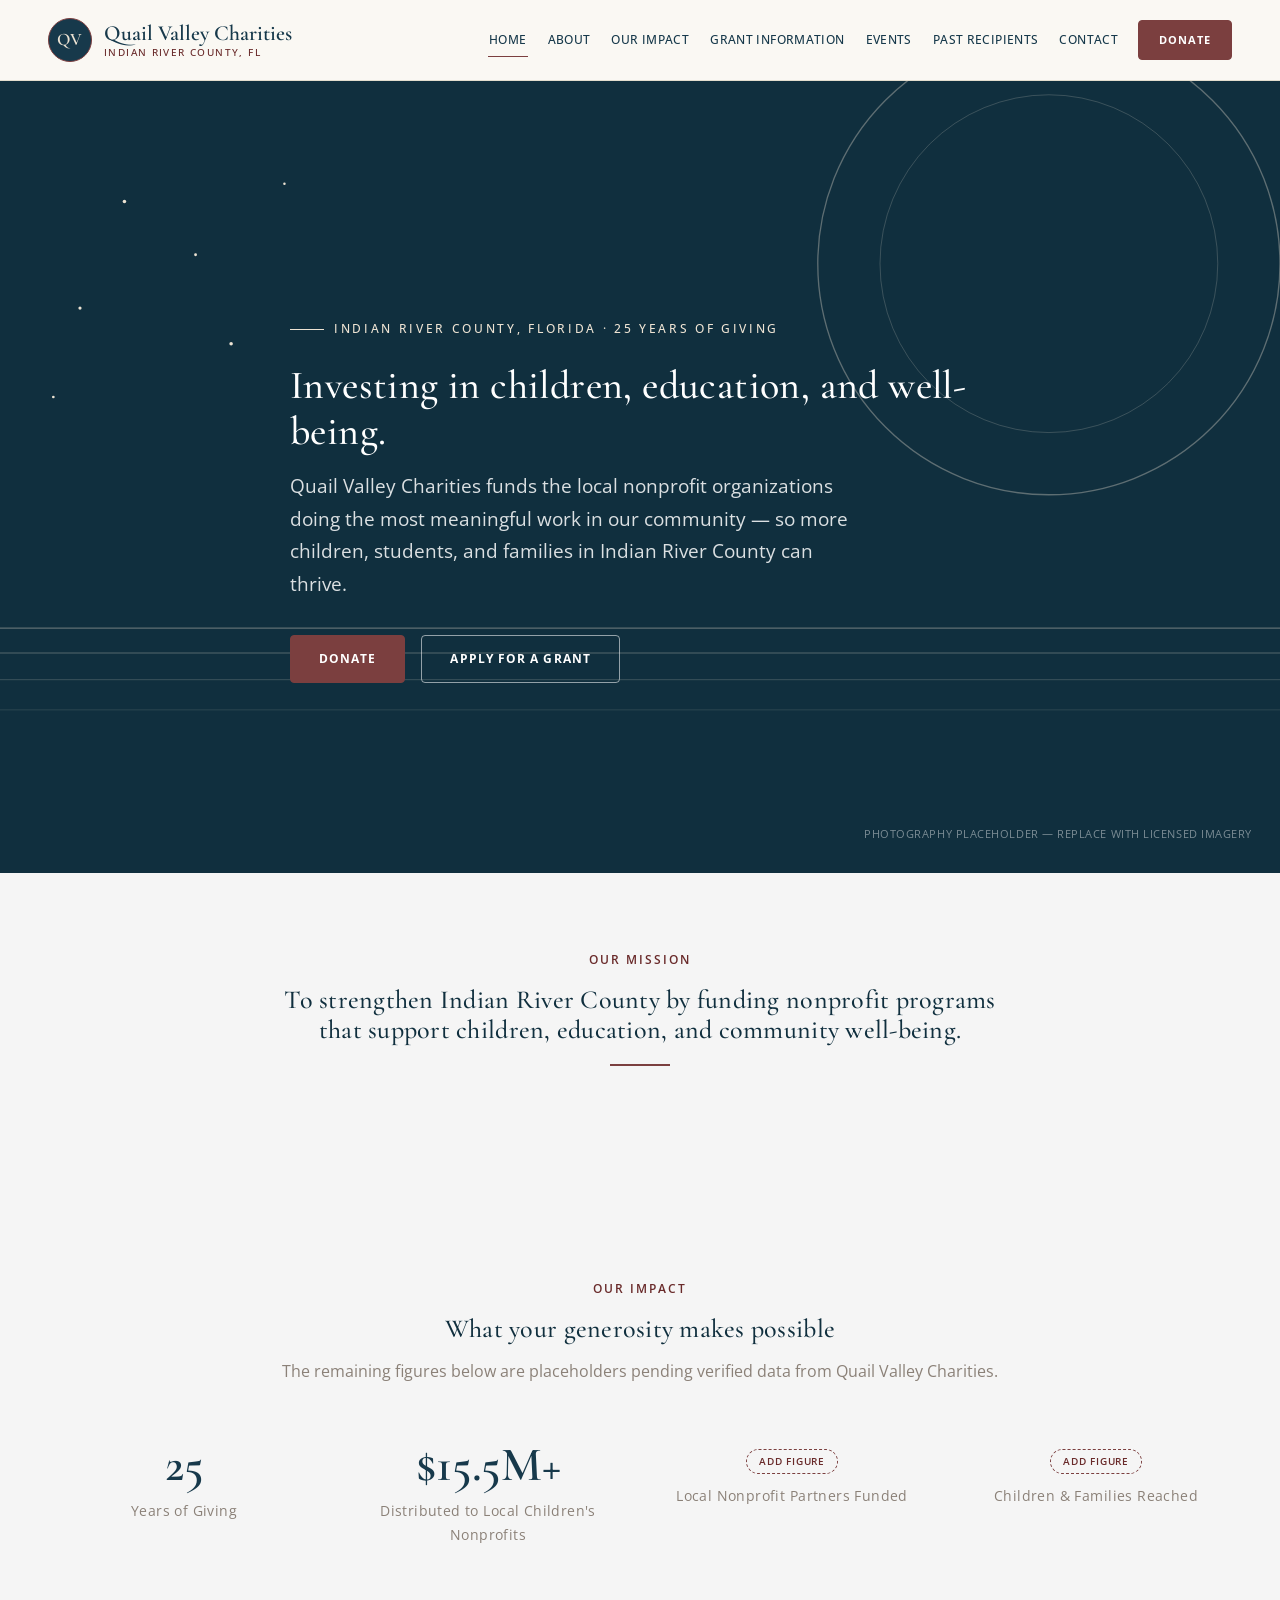
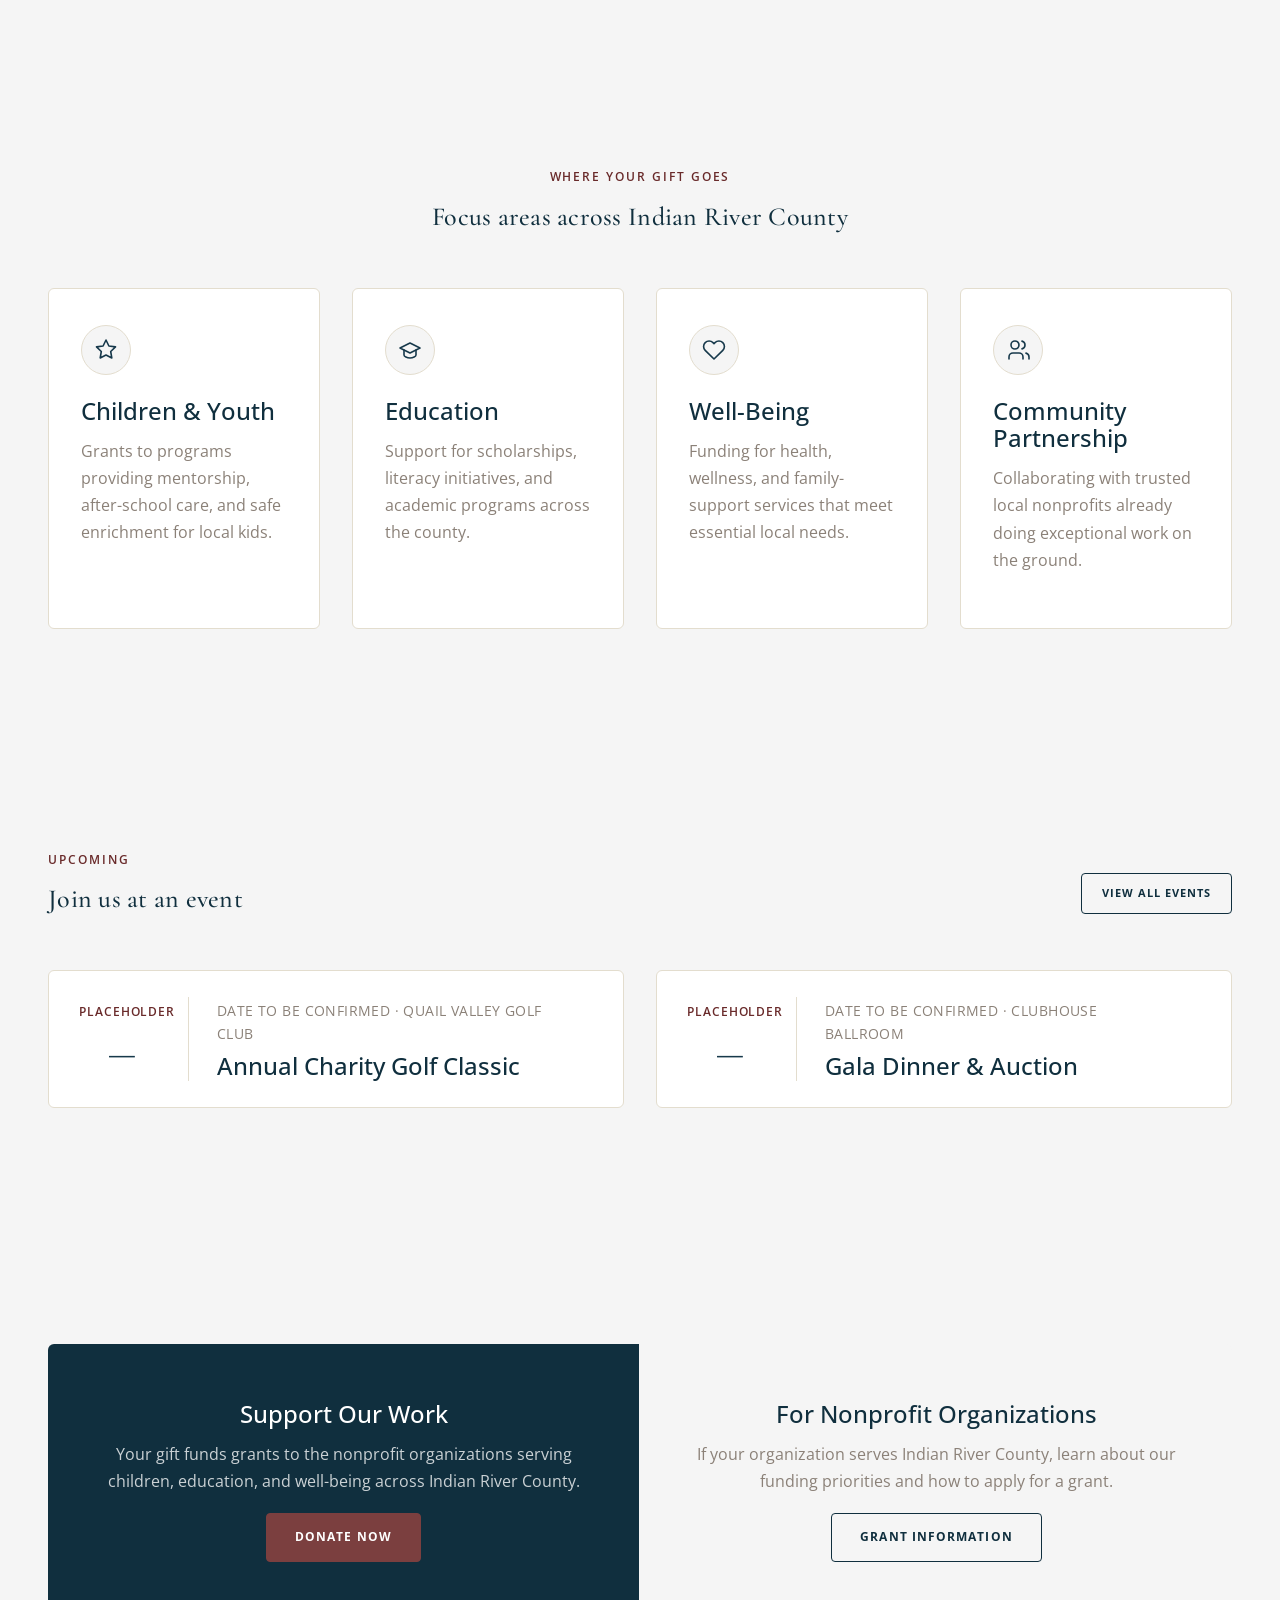
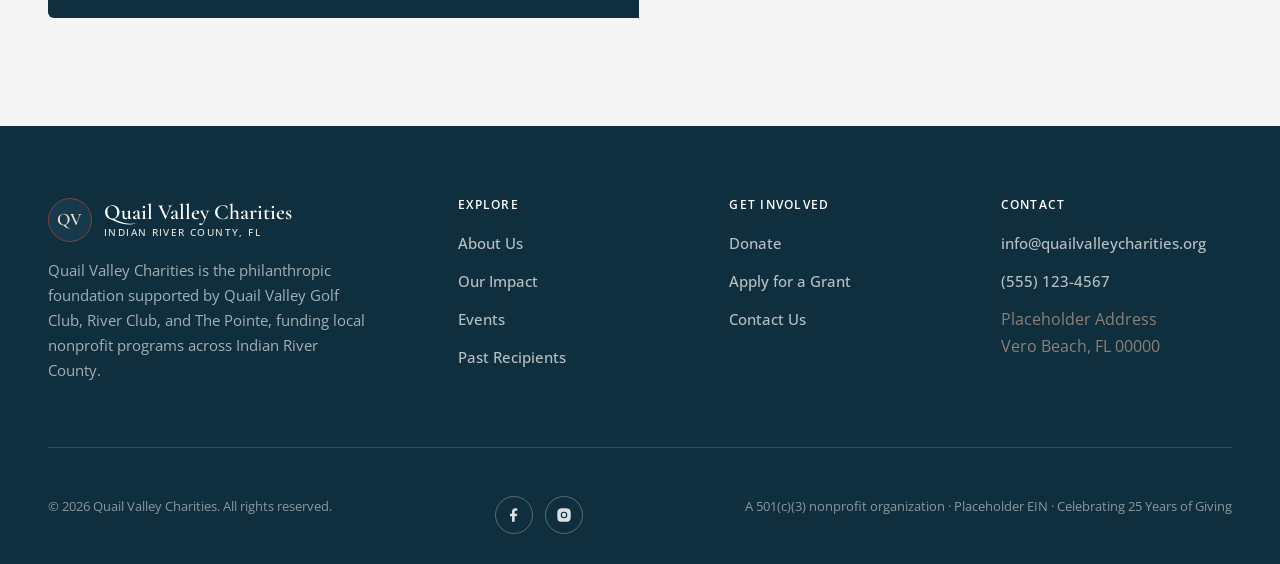
<file: index.html>
<!doctype html>
<html lang="en">
<head>
<meta charset="UTF-8">
<meta name="viewport" content="width=device-width, initial-scale=1.0">
<title>Quail Valley Charities | Funding Nonprofits in Indian River County, FL</title>
<meta name="description" content="Quail Valley Charities funds local nonprofit programs serving children, education, and well-being across Indian River County, Florida. Celebrating 25 years of giving.">
<link rel="canonical" href="https://www.quailvalleycharities.org/">
<meta name="theme-color" content="#102f3e">

<meta property="og:type" content="website">
<meta property="og:site_name" content="Quail Valley Charities">
<meta property="og:title" content="Quail Valley Charities | Funding Nonprofits in Indian River County, FL">
<meta property="og:description" content="Funding local nonprofit programs serving children, education, and well-being across Indian River County, Florida.">
<meta property="og:url" content="https://www.quailvalleycharities.org/">
<meta property="og:image" content="https://www.quailvalleycharities.org/assets/img/social-share.jpg">
<meta name="twitter:card" content="summary_large_image">
<meta name="twitter:title" content="Quail Valley Charities">
<meta name="twitter:description" content="Funding local nonprofit programs serving children, education, and well-being across Indian River County, Florida.">

<link rel="icon" type="image/svg+xml" href="assets/img/favicon.svg">
<link rel="preconnect" href="https://fonts.googleapis.com">
<link rel="preconnect" href="https://fonts.gstatic.com" crossorigin>
<link href="https://fonts.googleapis.com/css2?family=Cormorant+Garamond:wght@500;600;700&family=Open+Sans:wght@400;500;600;700&display=swap" rel="stylesheet">
<link rel="stylesheet" href="assets/css/style.css">

<script type="application/ld+json">
{
  "@context": "https://schema.org",
  "@type": "NGO",
  "name": "Quail Valley Charities",
  "url": "https://www.quailvalleycharities.org/",
  "description": "Quail Valley Charities funds local nonprofit programs serving children, education, and well-being across Indian River County, Florida.",
  "areaServed": "Indian River County, Florida",
  "foundingDate": "",
  "email": "info@quailvalleycharities.org",
  "sameAs": []
}
</script>
</head>
<body data-page="index">
<a class="skip-link" href="#main">Skip to content</a>

<div data-include="partials/header.html"></div>

<main id="main">

  <section class="hero">
    <div class="hero-inner">
      <div class="hero-scene" aria-hidden="true">
        <svg viewBox="0 0 1440 900" preserveAspectRatio="xMidYMid slice" role="presentation">
          <circle cx="1180" cy="210" r="260" fill="none" stroke="#ede3d3" stroke-opacity="0.35" stroke-width="1.5"/>
          <circle cx="1180" cy="210" r="190" fill="none" stroke="#ede3d3" stroke-opacity="0.22" stroke-width="1"/>
          <g stroke="#ede3d3" stroke-width="1">
            <line x1="0" y1="620" x2="1440" y2="620" stroke-opacity="0.5"/>
            <line x1="0" y1="648" x2="1440" y2="648" stroke-opacity="0.35"/>
            <line x1="0" y1="678" x2="1440" y2="678" stroke-opacity="0.22"/>
            <line x1="0" y1="712" x2="1440" y2="712" stroke-opacity="0.14"/>
          </g>
          <g fill="#ede3d3">
            <circle cx="140" cy="140" r="2"/>
            <circle cx="220" cy="200" r="1.6"/>
            <circle cx="90" cy="260" r="1.8"/>
            <circle cx="320" cy="120" r="1.4"/>
            <circle cx="260" cy="300" r="2"/>
            <circle cx="60" cy="360" r="1.5"/>
          </g>
        </svg>
      </div>
      <div class="container">
        <div class="hero-content">
          <p class="hero-eyebrow">Indian River County, Florida &middot; 25 Years of Giving</p>
          <h1>Investing in children, education, and well-being.</h1>
          <p class="lead">Quail Valley Charities funds the local nonprofit organizations doing the most meaningful work in our community — so more children, students, and families in Indian River County can thrive.</p>
          <div class="hero-actions">
            <a class="btn btn-gold" href="contact.html#give">Donate</a>
            <a class="btn btn-outline-light" href="grants.html">Apply for a Grant</a>
          </div>
        </div>
      </div>
      <p class="photo-credit-note">Photography placeholder &mdash; replace with licensed imagery</p>
    </div>
  </section>

  <section class="section-tight">
    <div class="container-narrow text-center reveal">
      <p class="eyebrow">Our Mission</p>
      <h2 style="font-weight:500;">To strengthen Indian River County by funding nonprofit programs that support children, education, and community well-being.</h2>
      <hr class="rule center">
    </div>
  </section>

  <section class="section-alt">
    <div class="container">
      <div class="section-header center reveal">
        <p class="eyebrow">Our Impact</p>
        <h2>What your generosity makes possible</h2>
        <p>The remaining figures below are placeholders pending verified data from Quail Valley Charities.</p>
      </div>
      <div class="stats">
        <div class="stat reveal">
          <div class="num">25</div>
          <div class="label">Years of Giving</div>
        </div>
        <div class="stat reveal reveal-delay-1">
          <div class="num">$15.5M+</div>
          <div class="label">Distributed to Local Children's Nonprofits</div>
        </div>
        <div class="stat reveal reveal-delay-2">
          <div class="placeholder-figure">Add figure</div>
          <div class="label">Local Nonprofit Partners Funded</div>
        </div>
        <div class="stat reveal reveal-delay-3">
          <div class="placeholder-figure">Add figure</div>
          <div class="label">Children &amp; Families Reached</div>
        </div>
      </div>
    </div>
  </section>

  <section>
    <div class="container">
      <div class="section-header center reveal">
        <p class="eyebrow">Where Your Gift Goes</p>
        <h2>Focus areas across Indian River County</h2>
      </div>
      <div class="grid grid-4">
        <div class="card reveal">
          <div class="icon"><svg viewBox="0 0 24 24" fill="none" stroke-width="1.6" stroke-linecap="round" stroke-linejoin="round"><path d="M12 2l2.9 6 6.6.9-4.8 4.6 1.1 6.5-5.8-3-5.8 3 1.1-6.5-4.8-4.6 6.6-.9z"/></svg></div>
          <h3>Children &amp; Youth</h3>
          <p>Grants to programs providing mentorship, after-school care, and safe enrichment for local kids.</p>
        </div>
        <div class="card reveal reveal-delay-1">
          <div class="icon"><svg viewBox="0 0 24 24" fill="none" stroke-width="1.6" stroke-linecap="round" stroke-linejoin="round"><path d="M22 10L12 5 2 10l10 5 10-5z"/><path d="M6 12v5c0 1.5 3 3 6 3s6-1.5 6-3v-5"/></svg></div>
          <h3>Education</h3>
          <p>Support for scholarships, literacy initiatives, and academic programs across the county.</p>
        </div>
        <div class="card reveal reveal-delay-2">
          <div class="icon"><svg viewBox="0 0 24 24" fill="none" stroke-width="1.6" stroke-linecap="round" stroke-linejoin="round"><path d="M20.8 4.6a5.5 5.5 0 0 0-7.8 0L12 5.6l-1-1a5.5 5.5 0 1 0-7.8 7.8l1 1L12 21l7.8-7.6 1-1a5.5 5.5 0 0 0 0-7.8z"/></svg></div>
          <h3>Well-Being</h3>
          <p>Funding for health, wellness, and family-support services that meet essential local needs.</p>
        </div>
        <div class="card reveal reveal-delay-3">
          <div class="icon"><svg viewBox="0 0 24 24" fill="none" stroke-width="1.6" stroke-linecap="round" stroke-linejoin="round"><path d="M17 21v-2a4 4 0 0 0-4-4H7a4 4 0 0 0-4 4v2"/><circle cx="9" cy="7" r="4"/><path d="M23 21v-2a4 4 0 0 0-3-3.87"/><path d="M16 3.13a4 4 0 0 1 0 7.75"/></svg></div>
          <h3>Community Partnership</h3>
          <p>Collaborating with trusted local nonprofits already doing exceptional work on the ground.</p>
        </div>
      </div>
    </div>
  </section>

  <section class="section-alt">
    <div class="container">
      <div class="section-header reveal" style="display:flex; align-items:flex-end; justify-content:space-between; gap:24px; max-width:none;">
        <div>
          <p class="eyebrow">Upcoming</p>
          <h2 class="mb-0">Join us at an event</h2>
        </div>
        <a class="btn btn-outline btn-small" href="events.html">View All Events</a>
      </div>
      <div class="grid grid-2" style="margin-top:8px;">
        <div class="event-card reveal">
          <div class="event-date"><span class="month">Placeholder</span><span class="day">—</span></div>
          <div>
            <p class="event-meta">Date to be confirmed &middot; Quail Valley Golf Club</p>
            <h3 class="mb-0">Annual Charity Golf Classic</h3>
          </div>
        </div>
        <div class="event-card reveal reveal-delay-1">
          <div class="event-date"><span class="month">Placeholder</span><span class="day">—</span></div>
          <div>
            <p class="event-meta">Date to be confirmed &middot; Clubhouse Ballroom</p>
            <h3 class="mb-0">Gala Dinner &amp; Auction</h3>
          </div>
        </div>
      </div>
    </div>
  </section>

  <section>
    <div class="container reveal">
      <div class="cta-split">
        <div class="give">
          <h3>Support Our Work</h3>
          <p>Your gift funds grants to the nonprofit organizations serving children, education, and well-being across Indian River County.</p>
          <a class="btn btn-gold" href="contact.html#give">Donate Now</a>
        </div>
        <div class="apply">
          <h3>For Nonprofit Organizations</h3>
          <p>If your organization serves Indian River County, learn about our funding priorities and how to apply for a grant.</p>
          <a class="btn btn-outline" href="grants.html">Grant Information</a>
        </div>
      </div>
    </div>
  </section>

</main>

<div data-include="partials/footer.html"></div>

<script src="assets/js/main.js"></script>
</body>
</html>
</file>
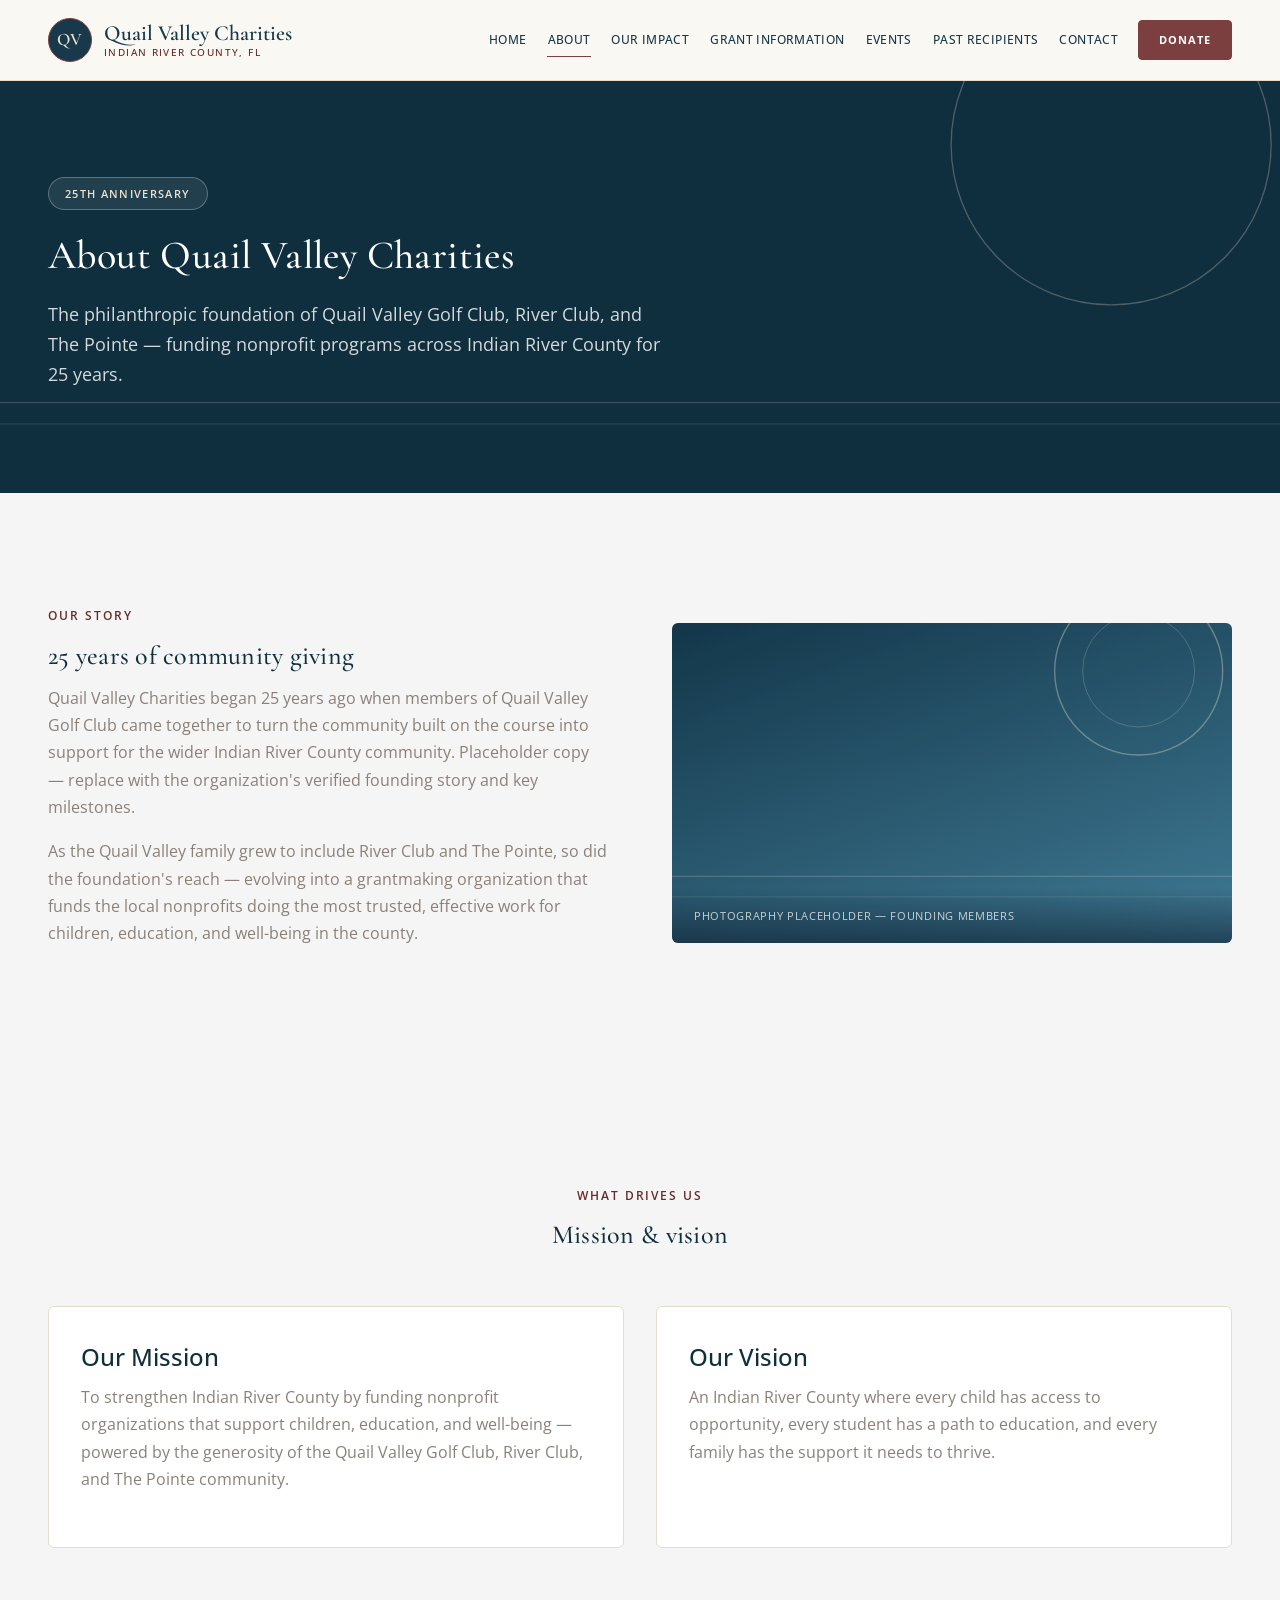
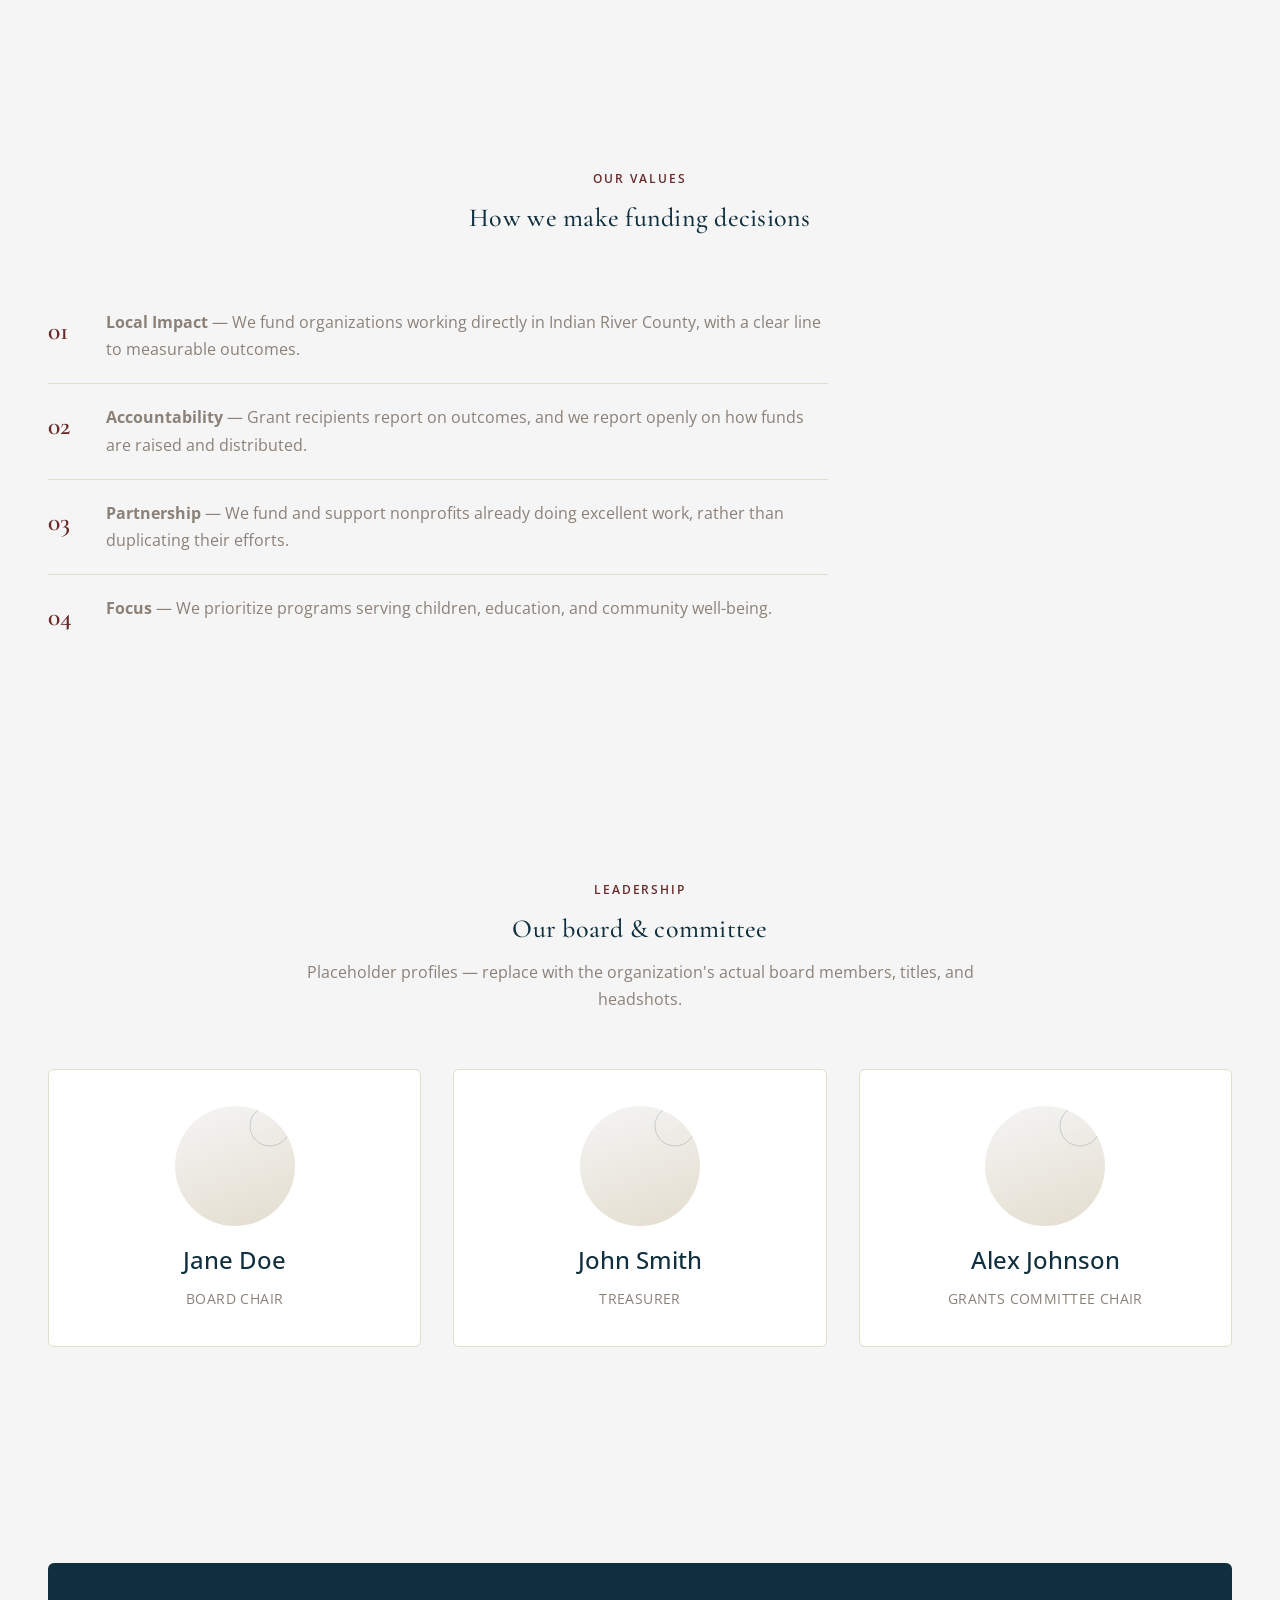
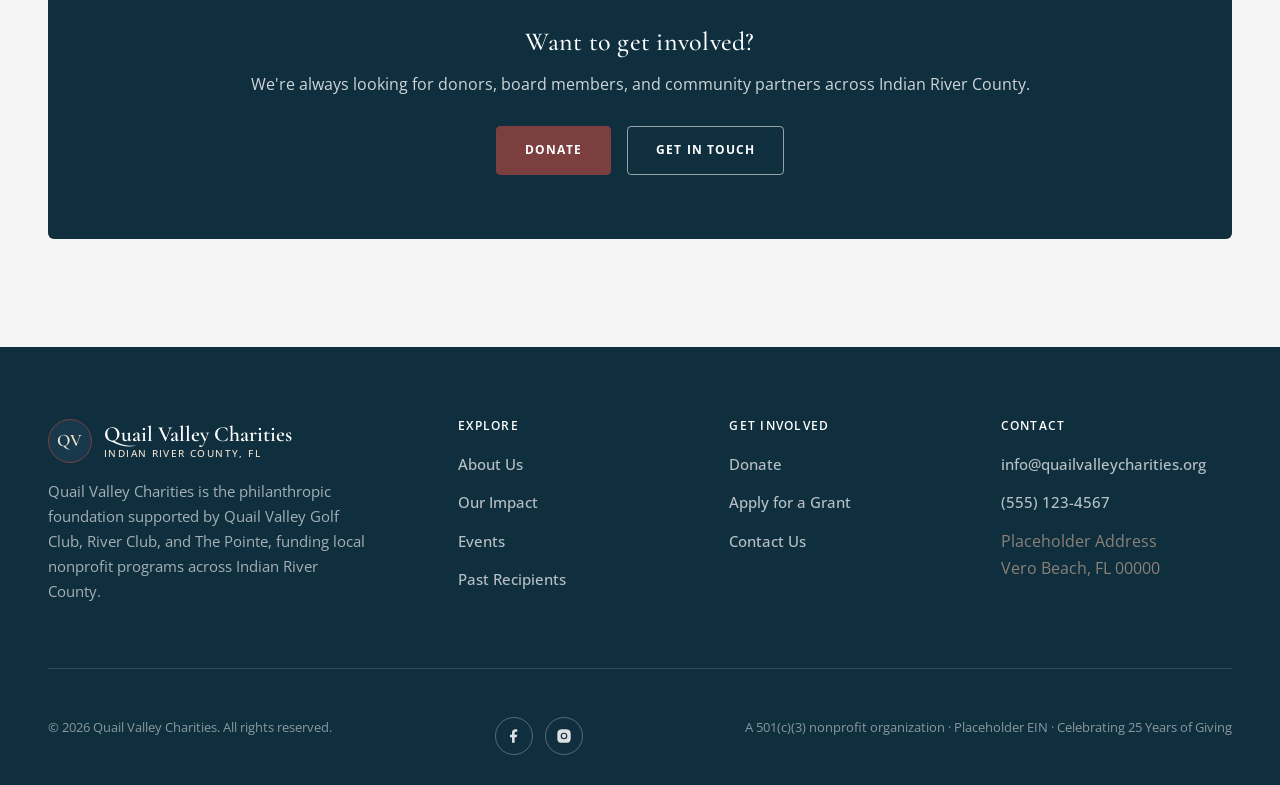
<file: about.html>
<!doctype html>
<html lang="en">
<head>
<meta charset="UTF-8">
<meta name="viewport" content="width=device-width, initial-scale=1.0">
<title>About Us | Quail Valley Charities</title>
<meta name="description" content="Quail Valley Charities has spent 25 years funding nonprofit programs for children, education, and well-being across Indian River County, Florida.">
<link rel="canonical" href="https://www.quailvalleycharities.org/about.html">
<meta name="theme-color" content="#102f3e">
<meta property="og:type" content="website">
<meta property="og:site_name" content="Quail Valley Charities">
<meta property="og:title" content="About Quail Valley Charities">
<meta property="og:description" content="25 years of funding nonprofit programs for children, education, and well-being across Indian River County, Florida.">
<meta property="og:url" content="https://www.quailvalleycharities.org/about.html">
<meta name="twitter:card" content="summary_large_image">
<link rel="icon" type="image/svg+xml" href="assets/img/favicon.svg">
<link rel="preconnect" href="https://fonts.googleapis.com">
<link rel="preconnect" href="https://fonts.gstatic.com" crossorigin>
<link href="https://fonts.googleapis.com/css2?family=Cormorant+Garamond:wght@500;600;700&family=Open+Sans:wght@400;500;600;700&display=swap" rel="stylesheet">
<link rel="stylesheet" href="assets/css/style.css">
</head>
<body data-page="about">
<a class="skip-link" href="#main">Skip to content</a>

<div data-include="partials/header.html"></div>

<main id="main">

  <section class="page-hero">
    <div class="page-hero-scene" aria-hidden="true">
      <svg viewBox="0 0 1440 500" preserveAspectRatio="xMidYMid slice">
        <circle cx="1250" cy="90" r="180" fill="none" stroke="#ede3d3" stroke-opacity="0.3" stroke-width="1.5"/>
        <line x1="0" y1="380" x2="1440" y2="380" stroke="#ede3d3" stroke-opacity="0.3" stroke-width="1"/>
        <line x1="0" y1="404" x2="1440" y2="404" stroke="#ede3d3" stroke-opacity="0.18" stroke-width="1"/>
      </svg>
    </div>
    <div class="container">
      <span class="eyebrow-badge">25th Anniversary</span>
      <h1>About Quail Valley Charities</h1>
      <p class="lead">The philanthropic foundation of Quail Valley Golf Club, River Club, and The Pointe — funding nonprofit programs across Indian River County for 25 years.</p>
    </div>
  </section>

  <section>
    <div class="container">
      <div class="split">
        <div class="reveal">
          <p class="eyebrow">Our Story</p>
          <h2>25 years of community giving</h2>
          <p>Quail Valley Charities began 25 years ago when members of Quail Valley Golf Club came together to turn the community built on the course into support for the wider Indian River County community. Placeholder copy — replace with the organization's verified founding story and key milestones.</p>
          <p>As the Quail Valley family grew to include River Club and The Pointe, so did the foundation's reach — evolving into a grantmaking organization that funds the local nonprofits doing the most trusted, effective work for children, education, and well-being in the county.</p>
        </div>
        <div class="visual-panel reveal reveal-delay-1" aria-hidden="true">
          <svg viewBox="0 0 600 400" preserveAspectRatio="xMidYMid slice">
            <circle cx="500" cy="80" r="90" fill="none" stroke="#ede3d3" stroke-opacity="0.4" stroke-width="1.5"/>
            <circle cx="500" cy="80" r="60" fill="none" stroke="#ede3d3" stroke-opacity="0.25" stroke-width="1"/>
            <line x1="0" y1="300" x2="600" y2="300" stroke="#ede3d3" stroke-opacity="0.3" stroke-width="1"/>
            <line x1="0" y1="322" x2="600" y2="322" stroke="#ede3d3" stroke-opacity="0.18" stroke-width="1"/>
          </svg>
          <span class="visual-caption">Photography placeholder — founding members</span>
        </div>
      </div>
    </div>
  </section>

  <section class="section-alt">
    <div class="container">
      <div class="section-header center reveal">
        <p class="eyebrow">What Drives Us</p>
        <h2>Mission &amp; vision</h2>
      </div>
      <div class="grid grid-2">
        <div class="card reveal">
          <h3>Our Mission</h3>
          <p>To strengthen Indian River County by funding nonprofit organizations that support children, education, and well-being — powered by the generosity of the Quail Valley Golf Club, River Club, and The Pointe community.</p>
        </div>
        <div class="card reveal reveal-delay-1">
          <h3>Our Vision</h3>
          <p>An Indian River County where every child has access to opportunity, every student has a path to education, and every family has the support it needs to thrive.</p>
        </div>
      </div>
    </div>
  </section>

  <section>
    <div class="container">
      <div class="section-header center reveal">
        <p class="eyebrow">Our Values</p>
        <h2>How we make funding decisions</h2>
      </div>
      <ul class="value-list container-narrow reveal" style="padding:0;">
        <li><span class="num-mark">01</span><div><strong>Local Impact</strong> — We fund organizations working directly in Indian River County, with a clear line to measurable outcomes.</div></li>
        <li><span class="num-mark">02</span><div><strong>Accountability</strong> — Grant recipients report on outcomes, and we report openly on how funds are raised and distributed.</div></li>
        <li><span class="num-mark">03</span><div><strong>Partnership</strong> — We fund and support nonprofits already doing excellent work, rather than duplicating their efforts.</div></li>
        <li><span class="num-mark">04</span><div><strong>Focus</strong> — We prioritize programs serving children, education, and community well-being.</div></li>
      </ul>
    </div>
  </section>

  <section class="section-alt">
    <div class="container">
      <div class="section-header center reveal">
        <p class="eyebrow">Leadership</p>
        <h2>Our board &amp; committee</h2>
        <p>Placeholder profiles — replace with the organization's actual board members, titles, and headshots.</p>
      </div>
      <div class="grid grid-3">
        <div class="card text-center reveal">
          <div class="visual-panel light square" style="width:120px; height:120px; border-radius:50%; margin:0 auto 20px;" aria-hidden="true">
            <svg viewBox="0 0 120 120" preserveAspectRatio="xMidYMid slice"><circle cx="95" cy="20" r="20" fill="none" stroke="#102f3e" stroke-opacity="0.2"/></svg>
          </div>
          <h3>Jane Doe</h3>
          <p class="event-meta mb-0">Board Chair</p>
        </div>
        <div class="card text-center reveal reveal-delay-1">
          <div class="visual-panel light square" style="width:120px; height:120px; border-radius:50%; margin:0 auto 20px;" aria-hidden="true">
            <svg viewBox="0 0 120 120" preserveAspectRatio="xMidYMid slice"><circle cx="95" cy="20" r="20" fill="none" stroke="#102f3e" stroke-opacity="0.2"/></svg>
          </div>
          <h3>John Smith</h3>
          <p class="event-meta mb-0">Treasurer</p>
        </div>
        <div class="card text-center reveal reveal-delay-2">
          <div class="visual-panel light square" style="width:120px; height:120px; border-radius:50%; margin:0 auto 20px;" aria-hidden="true">
            <svg viewBox="0 0 120 120" preserveAspectRatio="xMidYMid slice"><circle cx="95" cy="20" r="20" fill="none" stroke="#102f3e" stroke-opacity="0.2"/></svg>
          </div>
          <h3>Alex Johnson</h3>
          <p class="event-meta mb-0">Grants Committee Chair</p>
        </div>
      </div>
    </div>
  </section>

  <section>
    <div class="container reveal">
      <div class="cta-banner">
        <h2>Want to get involved?</h2>
        <p>We're always looking for donors, board members, and community partners across Indian River County.</p>
        <div class="cta-actions">
          <a class="btn btn-gold" href="contact.html#give">Donate</a>
          <a class="btn btn-outline-light" href="contact.html">Get in Touch</a>
        </div>
      </div>
    </div>
  </section>

</main>

<div data-include="partials/footer.html"></div>

<script src="assets/js/main.js"></script>
</body>
</html>
</file>
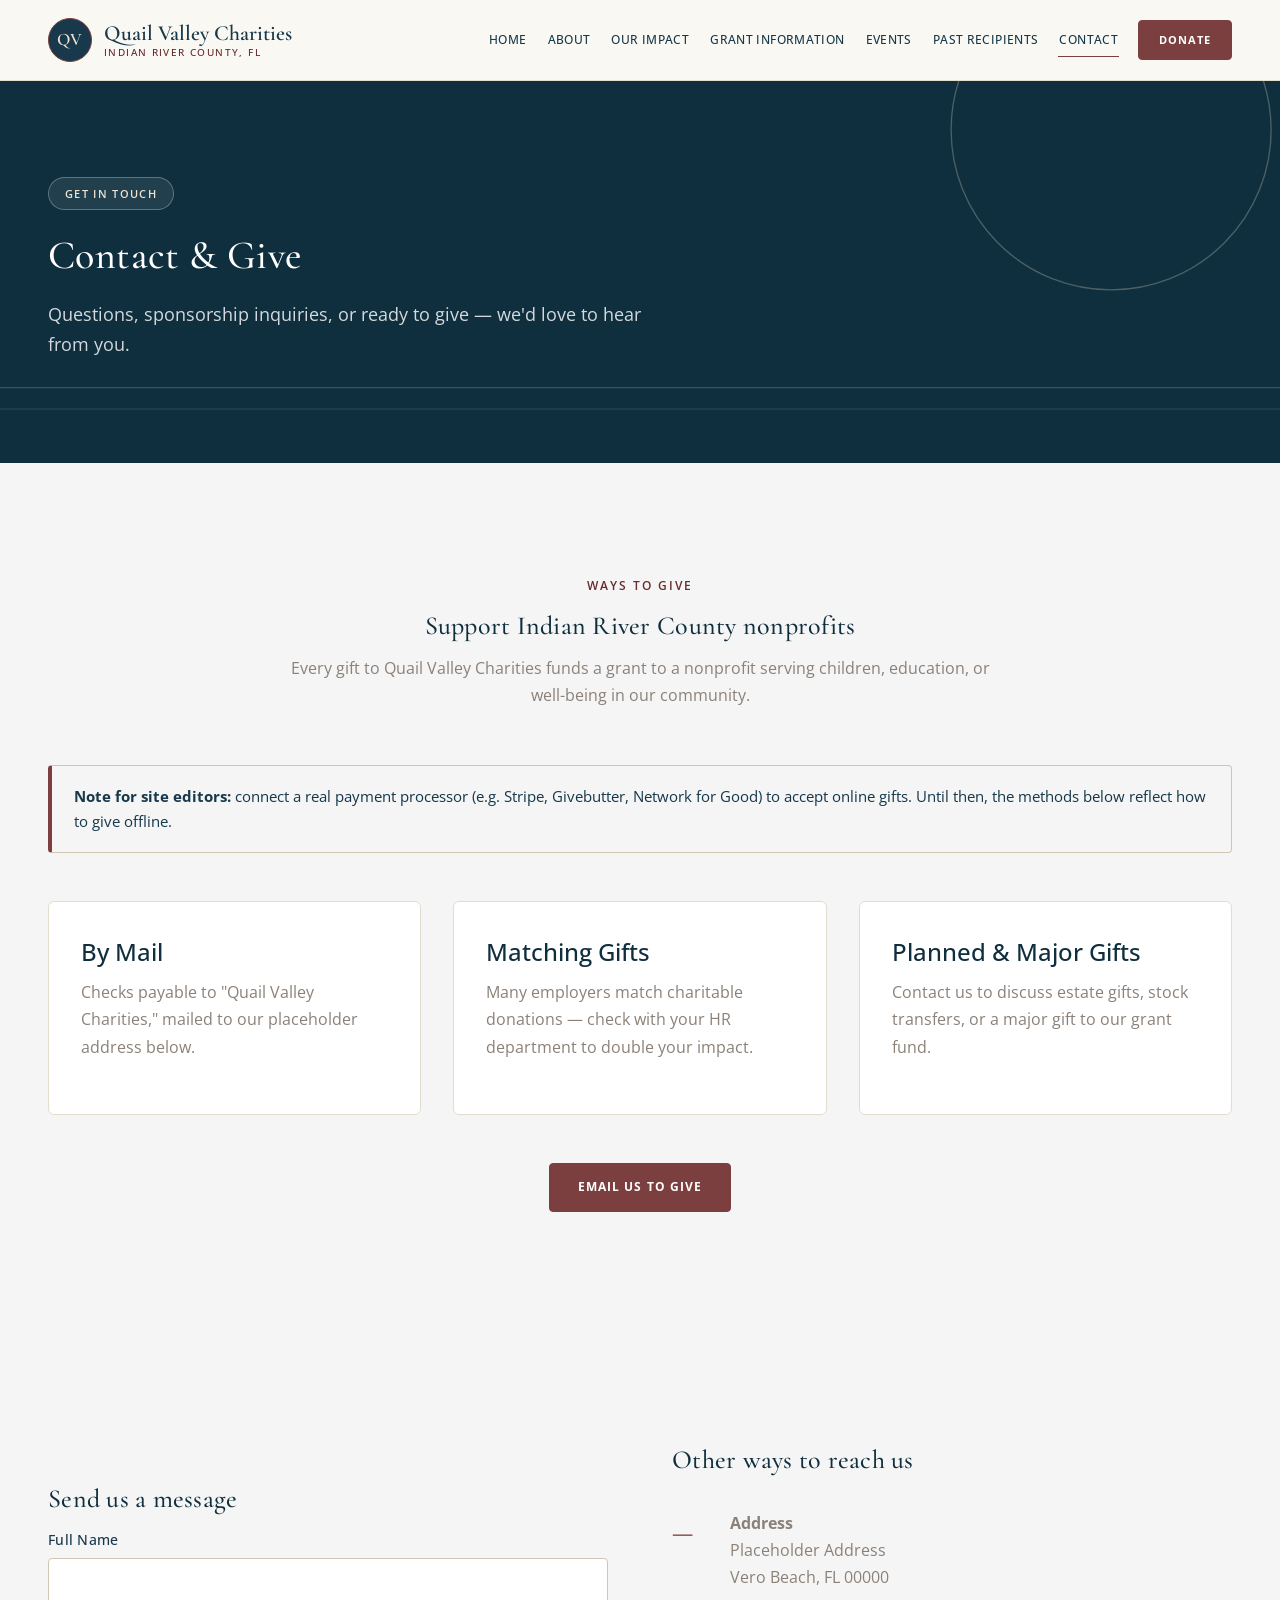
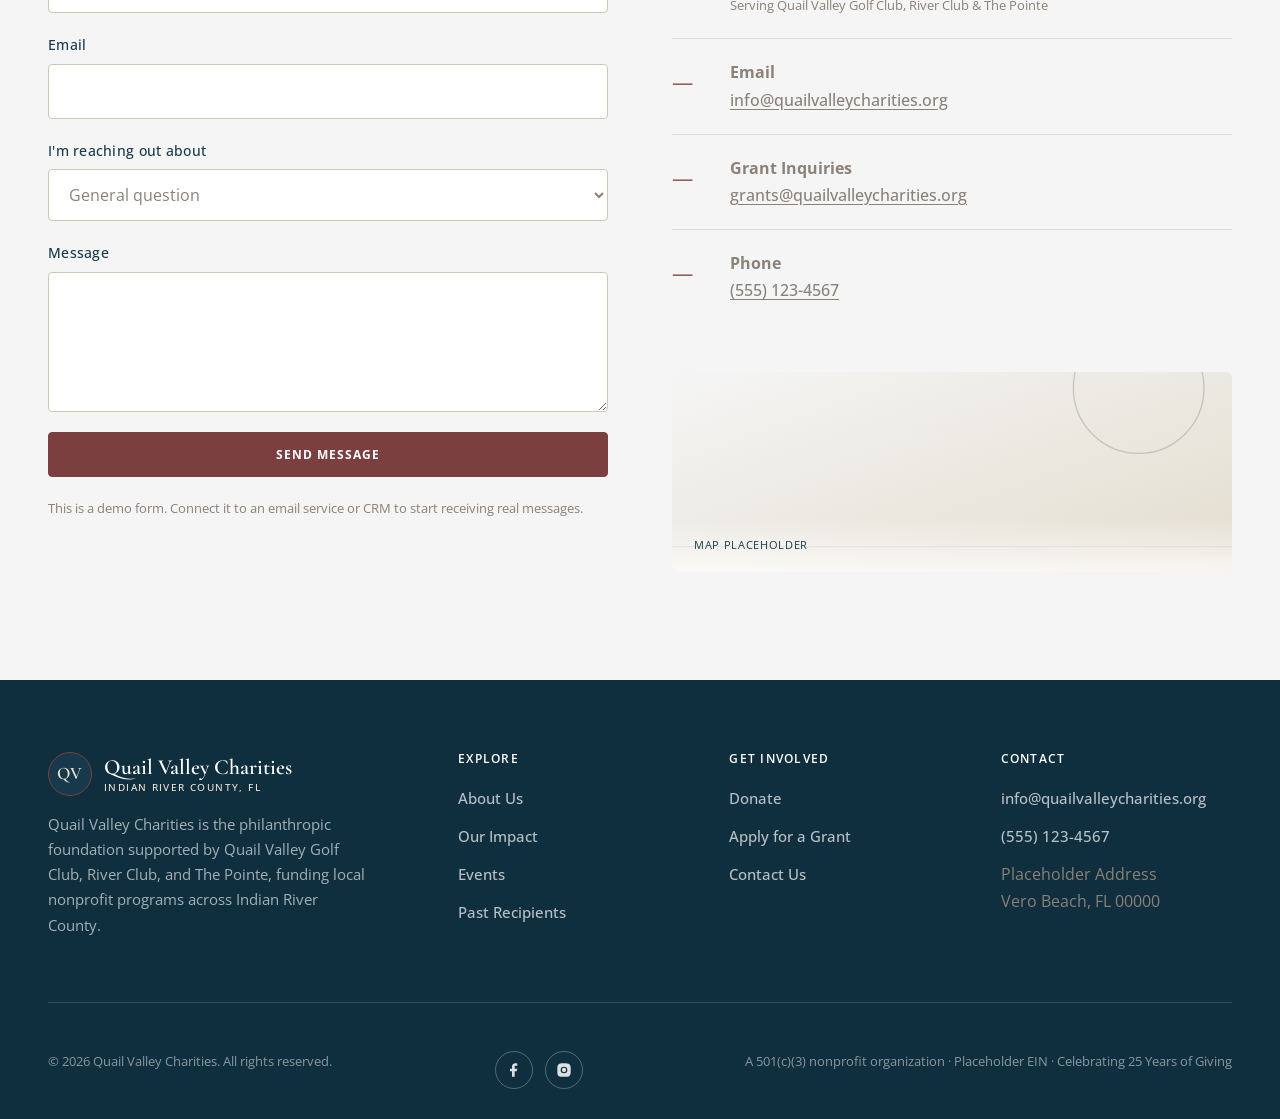
<file: contact.html>
<!doctype html>
<html lang="en">
<head>
<meta charset="UTF-8">
<meta name="viewport" content="width=device-width, initial-scale=1.0">
<title>Contact &amp; Give | Quail Valley Charities</title>
<meta name="description" content="Contact Quail Valley Charities or make a donation to support nonprofit programs for children, education, and well-being in Indian River County, Florida.">
<link rel="canonical" href="https://www.quailvalleycharities.org/contact.html">
<meta name="theme-color" content="#102f3e">
<meta property="og:type" content="website">
<meta property="og:site_name" content="Quail Valley Charities">
<meta property="og:title" content="Contact & Give | Quail Valley Charities">
<meta property="og:description" content="Contact Quail Valley Charities or make a donation to support Indian River County nonprofits.">
<meta property="og:url" content="https://www.quailvalleycharities.org/contact.html">
<meta name="twitter:card" content="summary_large_image">
<link rel="icon" type="image/svg+xml" href="assets/img/favicon.svg">
<link rel="preconnect" href="https://fonts.googleapis.com">
<link rel="preconnect" href="https://fonts.gstatic.com" crossorigin>
<link href="https://fonts.googleapis.com/css2?family=Cormorant+Garamond:wght@500;600;700&family=Open+Sans:wght@400;500;600;700&display=swap" rel="stylesheet">
<link rel="stylesheet" href="assets/css/style.css">
</head>
<body data-page="contact">
<a class="skip-link" href="#main">Skip to content</a>

<div data-include="partials/header.html"></div>

<main id="main">

  <section class="page-hero">
    <div class="page-hero-scene" aria-hidden="true">
      <svg viewBox="0 0 1440 500" preserveAspectRatio="xMidYMid slice">
        <circle cx="1250" cy="90" r="180" fill="none" stroke="#ede3d3" stroke-opacity="0.3" stroke-width="1.5"/>
        <line x1="0" y1="380" x2="1440" y2="380" stroke="#ede3d3" stroke-opacity="0.3" stroke-width="1"/>
        <line x1="0" y1="404" x2="1440" y2="404" stroke="#ede3d3" stroke-opacity="0.18" stroke-width="1"/>
      </svg>
    </div>
    <div class="container">
      <span class="eyebrow-badge">Get in Touch</span>
      <h1>Contact &amp; Give</h1>
      <p class="lead">Questions, sponsorship inquiries, or ready to give — we'd love to hear from you.</p>
    </div>
  </section>

  <section id="give">
    <div class="container">
      <div class="section-header center reveal">
        <p class="eyebrow">Ways to Give</p>
        <h2>Support Indian River County nonprofits</h2>
        <p>Every gift to Quail Valley Charities funds a grant to a nonprofit serving children, education, or well-being in our community.</p>
      </div>
      <div class="placeholder-banner reveal">
        <strong>Note for site editors:</strong> connect a real payment processor (e.g. Stripe, Givebutter, Network for Good) to accept online gifts. Until then, the methods below reflect how to give offline.
      </div>
      <div class="grid grid-3">
        <div class="card reveal">
          <h3>By Mail</h3>
          <p>Checks payable to "Quail Valley Charities," mailed to our placeholder address below.</p>
        </div>
        <div class="card reveal reveal-delay-1">
          <h3>Matching Gifts</h3>
          <p>Many employers match charitable donations — check with your HR department to double your impact.</p>
        </div>
        <div class="card reveal reveal-delay-2">
          <h3>Planned &amp; Major Gifts</h3>
          <p>Contact us to discuss estate gifts, stock transfers, or a major gift to our grant fund.</p>
        </div>
      </div>
      <p class="text-center mt-lg reveal">
        <a class="btn btn-gold" href="mailto:info@quailvalleycharities.org">Email Us to Give</a>
      </p>
    </div>
  </section>

  <section class="section-alt">
    <div class="container">
      <div class="split">
        <div class="reveal">
          <h2>Send us a message</h2>
          <form class="contact-form">
            <div class="form-row">
              <label for="name">Full Name</label>
              <input type="text" id="name" name="name" required autocomplete="name">
            </div>
            <div class="form-row">
              <label for="email">Email</label>
              <input type="email" id="email" name="email" required autocomplete="email">
            </div>
            <div class="form-row">
              <label for="reason">I'm reaching out about</label>
              <select id="reason" name="reason">
                <option value="general">General question</option>
                <option value="give">Making a donation</option>
                <option value="sponsor">Event sponsorship</option>
                <option value="grant">Grant inquiry (nonprofits)</option>
                <option value="volunteer">Volunteering</option>
              </select>
            </div>
            <div class="form-row">
              <label for="message">Message</label>
              <textarea id="message" name="message" required></textarea>
            </div>
            <button type="submit" class="btn btn-navy">Send Message</button>
            <p class="form-note" id="form-status" role="status" hidden></p>
            <p class="form-note">This is a demo form. Connect it to an email service or CRM to start receiving real messages.</p>
          </form>
        </div>
        <div class="reveal reveal-delay-1">
          <h2>Other ways to reach us</h2>
          <ul class="value-list">
            <li><span class="num-mark" aria-hidden="true">&mdash;</span><div><strong>Address</strong><br>Placeholder Address<br>Vero Beach, FL 00000<br><span class="form-note">Serving Quail Valley Golf Club, River Club &amp; The Pointe</span></div></li>
            <li><span class="num-mark" aria-hidden="true">&mdash;</span><div><strong>Email</strong><br><a href="mailto:info@quailvalleycharities.org">info@quailvalleycharities.org</a></div></li>
            <li><span class="num-mark" aria-hidden="true">&mdash;</span><div><strong>Grant Inquiries</strong><br><a href="mailto:grants@quailvalleycharities.org">grants@quailvalleycharities.org</a></div></li>
            <li><span class="num-mark" aria-hidden="true">&mdash;</span><div><strong>Phone</strong><br><a href="tel:+15551234567">(555) 123-4567</a></div></li>
          </ul>
          <div class="visual-panel light mt-lg" style="min-height:200px;" aria-hidden="true">
            <svg viewBox="0 0 600 300" preserveAspectRatio="xMidYMid slice">
              <circle cx="500" cy="60" r="70" fill="none" stroke="#102f3e" stroke-opacity="0.2" stroke-width="1.5"/>
              <line x1="0" y1="230" x2="600" y2="230" stroke="#102f3e" stroke-opacity="0.16" stroke-width="1"/>
            </svg>
            <span class="visual-caption">Map placeholder</span>
          </div>
        </div>
      </div>
    </div>
  </section>

</main>

<div data-include="partials/footer.html"></div>

<script src="assets/js/main.js"></script>
</body>
</html>
</file>
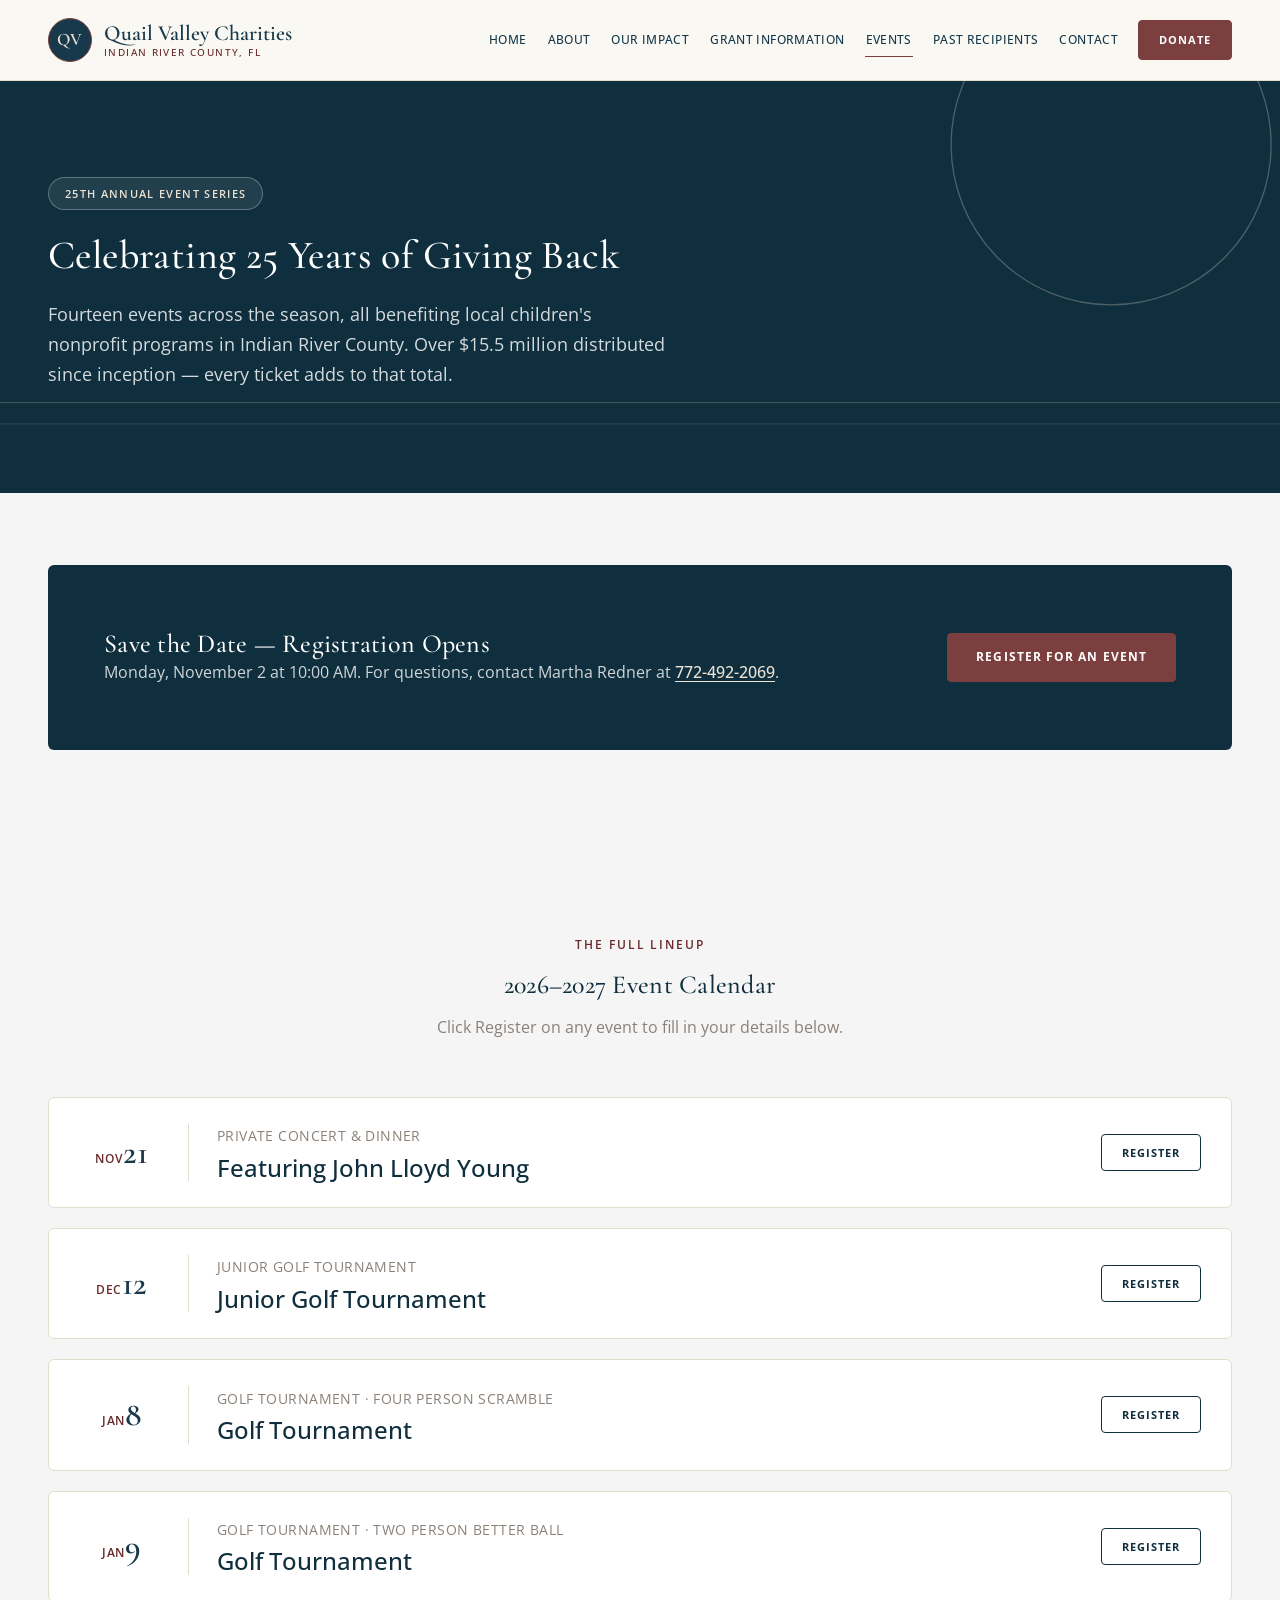
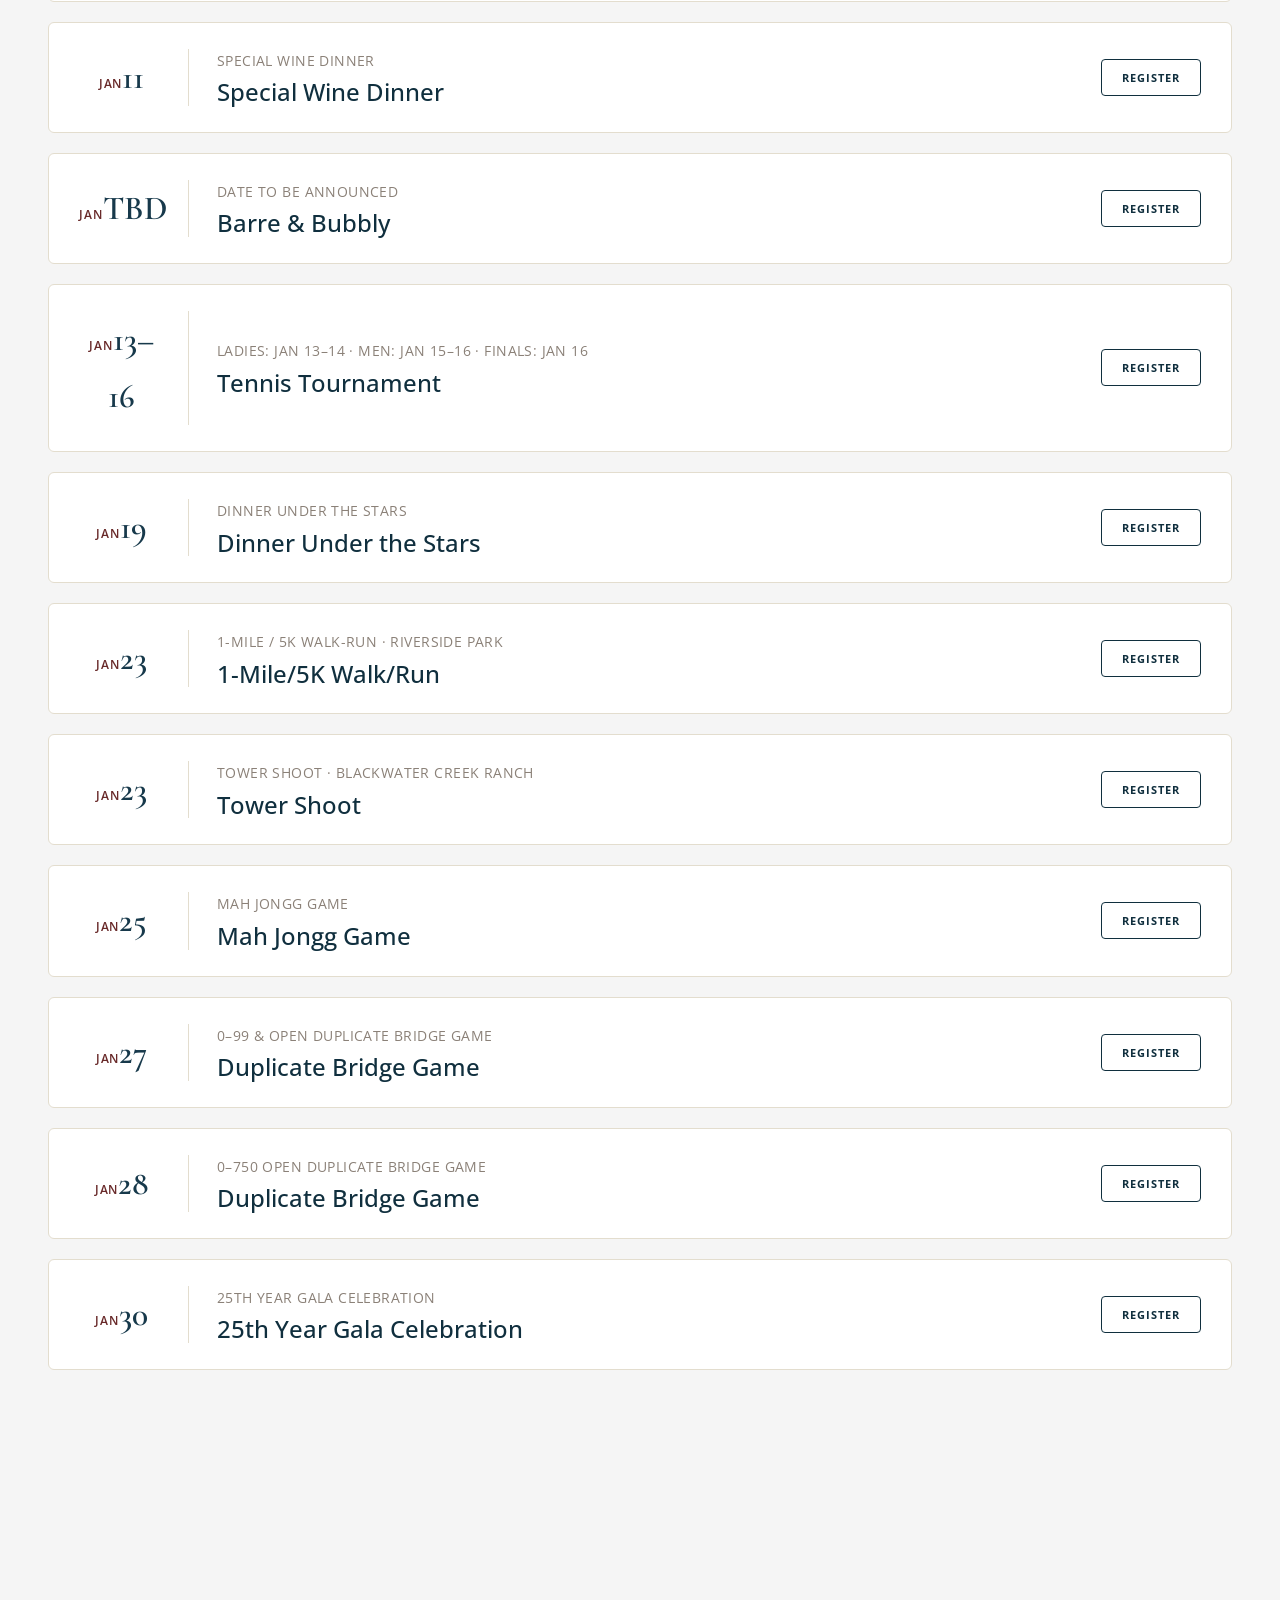
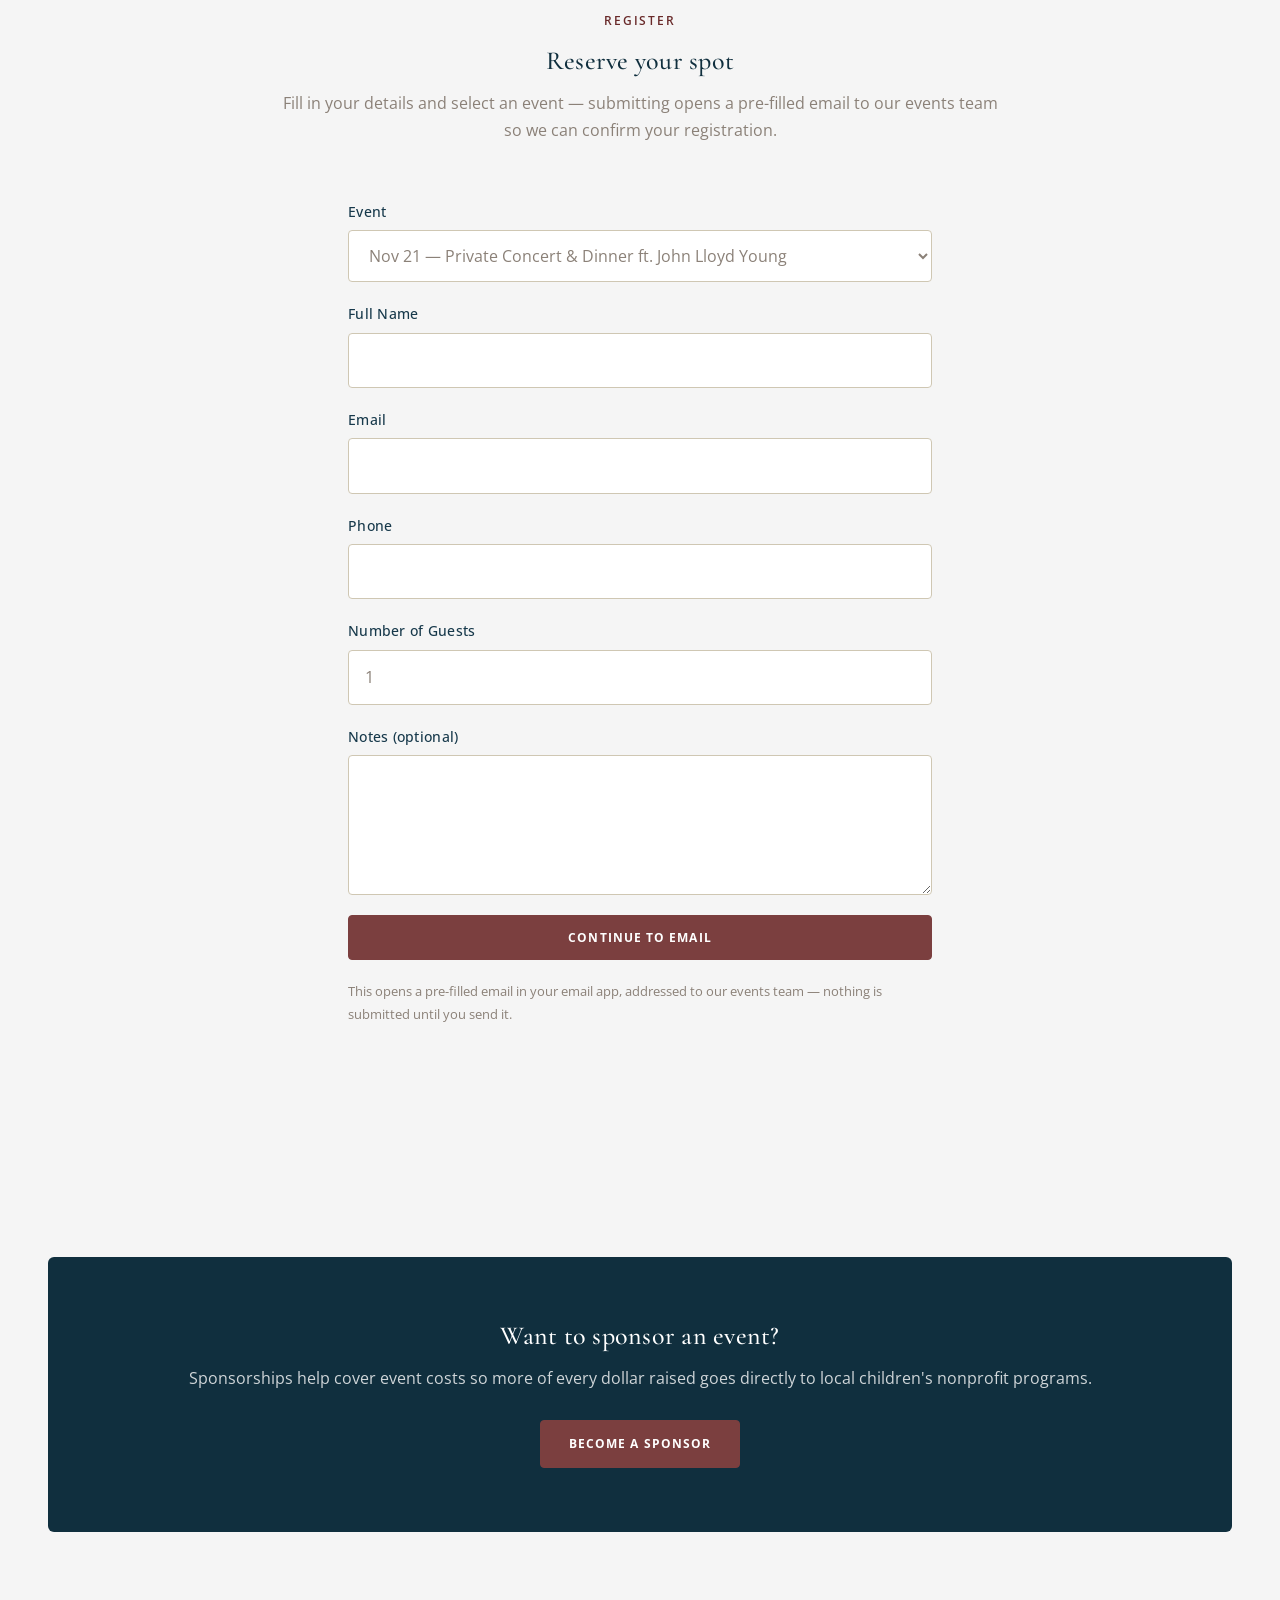
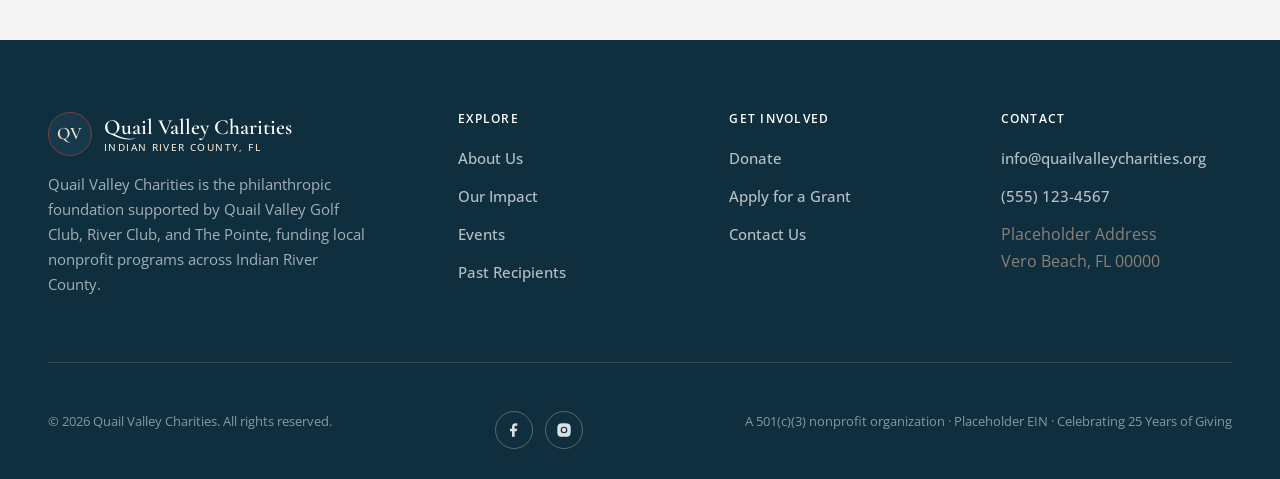
<file: events.html>
<!doctype html>
<html lang="en">
<head>
<meta charset="UTF-8">
<meta name="viewport" content="width=device-width, initial-scale=1.0">
<title>Events | Quail Valley Charities</title>
<meta name="description" content="Quail Valley Charities' 25th Annual Event Series — 14 events benefiting local children's nonprofit programs in Indian River County, Florida. Registration opens Monday, November 2.">
<link rel="canonical" href="https://www.quailvalleycharities.org/events.html">
<meta name="theme-color" content="#102f3e">
<meta property="og:type" content="website">
<meta property="og:site_name" content="Quail Valley Charities">
<meta property="og:title" content="Events | Quail Valley Charities">
<meta property="og:description" content="Quail Valley Charities' 25th Annual Event Series — 14 events benefiting local children's nonprofit programs in Indian River County, Florida.">
<meta property="og:url" content="https://www.quailvalleycharities.org/events.html">
<meta name="twitter:card" content="summary_large_image">
<link rel="icon" type="image/svg+xml" href="assets/img/favicon.svg">
<link rel="preconnect" href="https://fonts.googleapis.com">
<link rel="preconnect" href="https://fonts.gstatic.com" crossorigin>
<link href="https://fonts.googleapis.com/css2?family=Cormorant+Garamond:wght@500;600;700&family=Open+Sans:wght@400;500;600;700&display=swap" rel="stylesheet">
<link rel="stylesheet" href="assets/css/style.css">
</head>
<body data-page="events">
<a class="skip-link" href="#main">Skip to content</a>

<div data-include="partials/header.html"></div>

<main id="main">

  <section class="page-hero">
    <div class="page-hero-scene" aria-hidden="true">
      <svg viewBox="0 0 1440 500" preserveAspectRatio="xMidYMid slice">
        <circle cx="1250" cy="90" r="180" fill="none" stroke="#ede3d3" stroke-opacity="0.3" stroke-width="1.5"/>
        <line x1="0" y1="380" x2="1440" y2="380" stroke="#ede3d3" stroke-opacity="0.3" stroke-width="1"/>
        <line x1="0" y1="404" x2="1440" y2="404" stroke="#ede3d3" stroke-opacity="0.18" stroke-width="1"/>
      </svg>
    </div>
    <div class="container">
      <span class="eyebrow-badge">25th Annual Event Series</span>
      <h1>Celebrating 25 Years of Giving Back</h1>
      <p class="lead">Fourteen events across the season, all benefiting local children's nonprofit programs in Indian River County. Over $15.5 million distributed since inception — every ticket adds to that total.</p>
    </div>
  </section>

  <section class="section-tight section-alt">
    <div class="container reveal">
      <div class="cta-banner" style="text-align:left; display:flex; flex-wrap:wrap; align-items:center; justify-content:space-between; gap:24px;">
        <div>
          <h2 class="mb-0">Save the Date — Registration Opens</h2>
          <p class="mb-0">Monday, November 2 at 10:00 AM. For questions, contact Martha Redner at <a href="tel:+17724922069" style="color:var(--cream);">772-492-2069</a>.</p>
        </div>
        <a class="btn btn-gold" href="#rsvp-form-section">Register for an Event</a>
      </div>
    </div>
  </section>

  <section>
    <div class="container">
      <div class="section-header center reveal">
        <p class="eyebrow">The Full Lineup</p>
        <h2>2026&ndash;2027 Event Calendar</h2>
        <p>Click Register on any event to fill in your details below.</p>
      </div>

      <div class="event-card reveal">
        <div class="event-date"><span class="month">Nov</span><span class="day">21</span></div>
        <div>
          <p class="event-meta">Private Concert &amp; Dinner</p>
          <h3 class="mb-0">Featuring John Lloyd Young</h3>
        </div>
        <button class="btn btn-outline btn-small js-register" type="button" data-event-value="concert-dinner" data-event-label="Nov 21 — Private Concert &amp; Dinner ft. John Lloyd Young">Register</button>
      </div>

      <div class="event-card reveal">
        <div class="event-date"><span class="month">Dec</span><span class="day">12</span></div>
        <div>
          <p class="event-meta">Junior Golf Tournament</p>
          <h3 class="mb-0">Junior Golf Tournament</h3>
        </div>
        <button class="btn btn-outline btn-small js-register" type="button" data-event-value="junior-golf" data-event-label="Dec 12 — Junior Golf Tournament">Register</button>
      </div>

      <div class="event-card reveal">
        <div class="event-date"><span class="month">Jan</span><span class="day">8</span></div>
        <div>
          <p class="event-meta">Golf Tournament &middot; Four Person Scramble</p>
          <h3 class="mb-0">Golf Tournament</h3>
        </div>
        <button class="btn btn-outline btn-small js-register" type="button" data-event-value="golf-scramble" data-event-label="Jan 8 — Golf Tournament (Four Person Scramble)">Register</button>
      </div>

      <div class="event-card reveal">
        <div class="event-date"><span class="month">Jan</span><span class="day">9</span></div>
        <div>
          <p class="event-meta">Golf Tournament &middot; Two Person Better Ball</p>
          <h3 class="mb-0">Golf Tournament</h3>
        </div>
        <button class="btn btn-outline btn-small js-register" type="button" data-event-value="golf-better-ball" data-event-label="Jan 9 — Golf Tournament (Two Person Better Ball)">Register</button>
      </div>

      <div class="event-card reveal">
        <div class="event-date"><span class="month">Jan</span><span class="day">11</span></div>
        <div>
          <p class="event-meta">Special Wine Dinner</p>
          <h3 class="mb-0">Special Wine Dinner</h3>
        </div>
        <button class="btn btn-outline btn-small js-register" type="button" data-event-value="wine-dinner" data-event-label="Jan 11 — Special Wine Dinner">Register</button>
      </div>

      <div class="event-card reveal">
        <div class="event-date"><span class="month">Jan</span><span class="day">TBD</span></div>
        <div>
          <p class="event-meta">Date to be announced</p>
          <h3 class="mb-0">Barre &amp; Bubbly</h3>
        </div>
        <button class="btn btn-outline btn-small js-register" type="button" data-event-value="barre-bubbly" data-event-label="Jan TBD — Barre & Bubbly">Register</button>
      </div>

      <div class="event-card reveal">
        <div class="event-date"><span class="month">Jan</span><span class="day">13&ndash;16</span></div>
        <div>
          <p class="event-meta">Ladies: Jan 13&ndash;14 &middot; Men: Jan 15&ndash;16 &middot; Finals: Jan 16</p>
          <h3 class="mb-0">Tennis Tournament</h3>
        </div>
        <button class="btn btn-outline btn-small js-register" type="button" data-event-value="tennis" data-event-label="Jan 13–16 — Tennis Tournament">Register</button>
      </div>

      <div class="event-card reveal">
        <div class="event-date"><span class="month">Jan</span><span class="day">19</span></div>
        <div>
          <p class="event-meta">Dinner Under the Stars</p>
          <h3 class="mb-0">Dinner Under the Stars</h3>
        </div>
        <button class="btn btn-outline btn-small js-register" type="button" data-event-value="dinner-stars" data-event-label="Jan 19 — Dinner Under the Stars">Register</button>
      </div>

      <div class="event-card reveal">
        <div class="event-date"><span class="month">Jan</span><span class="day">23</span></div>
        <div>
          <p class="event-meta">1-Mile / 5K Walk-Run &middot; Riverside Park</p>
          <h3 class="mb-0">1-Mile/5K Walk/Run</h3>
        </div>
        <button class="btn btn-outline btn-small js-register" type="button" data-event-value="walk-run" data-event-label="Jan 23 — 1-Mile/5K Walk/Run at Riverside Park">Register</button>
      </div>

      <div class="event-card reveal">
        <div class="event-date"><span class="month">Jan</span><span class="day">23</span></div>
        <div>
          <p class="event-meta">Tower Shoot &middot; Blackwater Creek Ranch</p>
          <h3 class="mb-0">Tower Shoot</h3>
        </div>
        <button class="btn btn-outline btn-small js-register" type="button" data-event-value="tower-shoot" data-event-label="Jan 23 — Tower Shoot at Blackwater Creek Ranch">Register</button>
      </div>

      <div class="event-card reveal">
        <div class="event-date"><span class="month">Jan</span><span class="day">25</span></div>
        <div>
          <p class="event-meta">Mah Jongg Game</p>
          <h3 class="mb-0">Mah Jongg Game</h3>
        </div>
        <button class="btn btn-outline btn-small js-register" type="button" data-event-value="mahjongg" data-event-label="Jan 25 — Mah Jongg Game">Register</button>
      </div>

      <div class="event-card reveal">
        <div class="event-date"><span class="month">Jan</span><span class="day">27</span></div>
        <div>
          <p class="event-meta">0&ndash;99 &amp; Open Duplicate Bridge Game</p>
          <h3 class="mb-0">Duplicate Bridge Game</h3>
        </div>
        <button class="btn btn-outline btn-small js-register" type="button" data-event-value="bridge-1" data-event-label="Jan 27 — 0-99 & Open Duplicate Bridge Game">Register</button>
      </div>

      <div class="event-card reveal">
        <div class="event-date"><span class="month">Jan</span><span class="day">28</span></div>
        <div>
          <p class="event-meta">0&ndash;750 Open Duplicate Bridge Game</p>
          <h3 class="mb-0">Duplicate Bridge Game</h3>
        </div>
        <button class="btn btn-outline btn-small js-register" type="button" data-event-value="bridge-2" data-event-label="Jan 28 — 0-750 Open Duplicate Bridge Game">Register</button>
      </div>

      <div class="event-card reveal">
        <div class="event-date"><span class="month">Jan</span><span class="day">30</span></div>
        <div>
          <p class="event-meta">25th Year Gala Celebration</p>
          <h3 class="mb-0">25th Year Gala Celebration</h3>
        </div>
        <button class="btn btn-outline btn-small js-register" type="button" data-event-value="gala" data-event-label="Jan 30 — 25th Year Gala Celebration">Register</button>
      </div>

    </div>
  </section>

  <section id="rsvp-form-section" class="section-alt">
    <div class="container">
      <div class="section-header center reveal">
        <p class="eyebrow">Register</p>
        <h2>Reserve your spot</h2>
        <p>Fill in your details and select an event — submitting opens a pre-filled email to our events team so we can confirm your registration.</p>
      </div>
      <form class="rsvp-form container-narrow reveal" id="rsvp-form">
        <div class="form-row">
          <label for="rsvp-event">Event</label>
          <select id="rsvp-event" name="event" required>
            <option value="concert-dinner">Nov 21 — Private Concert &amp; Dinner ft. John Lloyd Young</option>
            <option value="junior-golf">Dec 12 — Junior Golf Tournament</option>
            <option value="golf-scramble">Jan 8 — Golf Tournament (Four Person Scramble)</option>
            <option value="golf-better-ball">Jan 9 — Golf Tournament (Two Person Better Ball)</option>
            <option value="wine-dinner">Jan 11 — Special Wine Dinner</option>
            <option value="barre-bubbly">Jan TBD — Barre &amp; Bubbly</option>
            <option value="tennis">Jan 13&ndash;16 — Tennis Tournament</option>
            <option value="dinner-stars">Jan 19 — Dinner Under the Stars</option>
            <option value="walk-run">Jan 23 — 1-Mile/5K Walk/Run at Riverside Park</option>
            <option value="tower-shoot">Jan 23 — Tower Shoot at Blackwater Creek Ranch</option>
            <option value="mahjongg">Jan 25 — Mah Jongg Game</option>
            <option value="bridge-1">Jan 27 — 0-99 &amp; Open Duplicate Bridge Game</option>
            <option value="bridge-2">Jan 28 — 0-750 Open Duplicate Bridge Game</option>
            <option value="gala">Jan 30 — 25th Year Gala Celebration</option>
          </select>
        </div>
        <div class="form-row">
          <label for="rsvp-name">Full Name</label>
          <input type="text" id="rsvp-name" name="name" required autocomplete="name">
        </div>
        <div class="form-row">
          <label for="rsvp-email">Email</label>
          <input type="email" id="rsvp-email" name="email" required autocomplete="email">
        </div>
        <div class="form-row">
          <label for="rsvp-phone">Phone</label>
          <input type="tel" id="rsvp-phone" name="phone" autocomplete="tel">
        </div>
        <div class="form-row">
          <label for="rsvp-guests">Number of Guests</label>
          <input type="number" id="rsvp-guests" name="guests" min="1" value="1">
        </div>
        <div class="form-row">
          <label for="rsvp-notes">Notes (optional)</label>
          <textarea id="rsvp-notes" name="notes" rows="3"></textarea>
        </div>
        <button type="submit" class="btn btn-navy">Continue to Email</button>
        <p class="form-note">This opens a pre-filled email in your email app, addressed to our events team — nothing is submitted until you send it.</p>
      </form>
    </div>
  </section>

  <section>
    <div class="container reveal">
      <div class="cta-banner">
        <h2>Want to sponsor an event?</h2>
        <p>Sponsorships help cover event costs so more of every dollar raised goes directly to local children's nonprofit programs.</p>
        <div class="cta-actions">
          <a class="btn btn-gold" href="contact.html">Become a Sponsor</a>
        </div>
      </div>
    </div>
  </section>

</main>

<div data-include="partials/footer.html"></div>

<script src="assets/js/main.js"></script>
<script>
  document.addEventListener('DOMContentLoaded', function () {
    var select = document.getElementById('rsvp-event');
    var nameField = document.getElementById('rsvp-name');
    var formSection = document.getElementById('rsvp-form-section');

    document.querySelectorAll('.js-register').forEach(function (btn) {
      btn.addEventListener('click', function () {
        select.value = btn.getAttribute('data-event-value');
        formSection.scrollIntoView({ behavior: 'smooth', block: 'start' });
        window.setTimeout(function () { nameField.focus(); }, 450);
      });
    });

    document.getElementById('rsvp-form').addEventListener('submit', function (e) {
      e.preventDefault();
      var data = new FormData(this);
      var eventLabel = select.options[select.selectedIndex].text;
      var subject = 'Event Registration: ' + eventLabel;
      var body = [
        'Event: ' + eventLabel,
        'Name: ' + data.get('name'),
        'Email: ' + data.get('email'),
        'Phone: ' + (data.get('phone') || 'Not provided'),
        'Number of Guests: ' + (data.get('guests') || '1'),
        'Notes: ' + (data.get('notes') || 'None')
      ].join('\n');
      window.location.href = 'mailto:events@quailvalleycharities.org?subject=' +
        encodeURIComponent(subject) + '&body=' + encodeURIComponent(body);
    });
  });
</script>
</body>
</html>
</file>
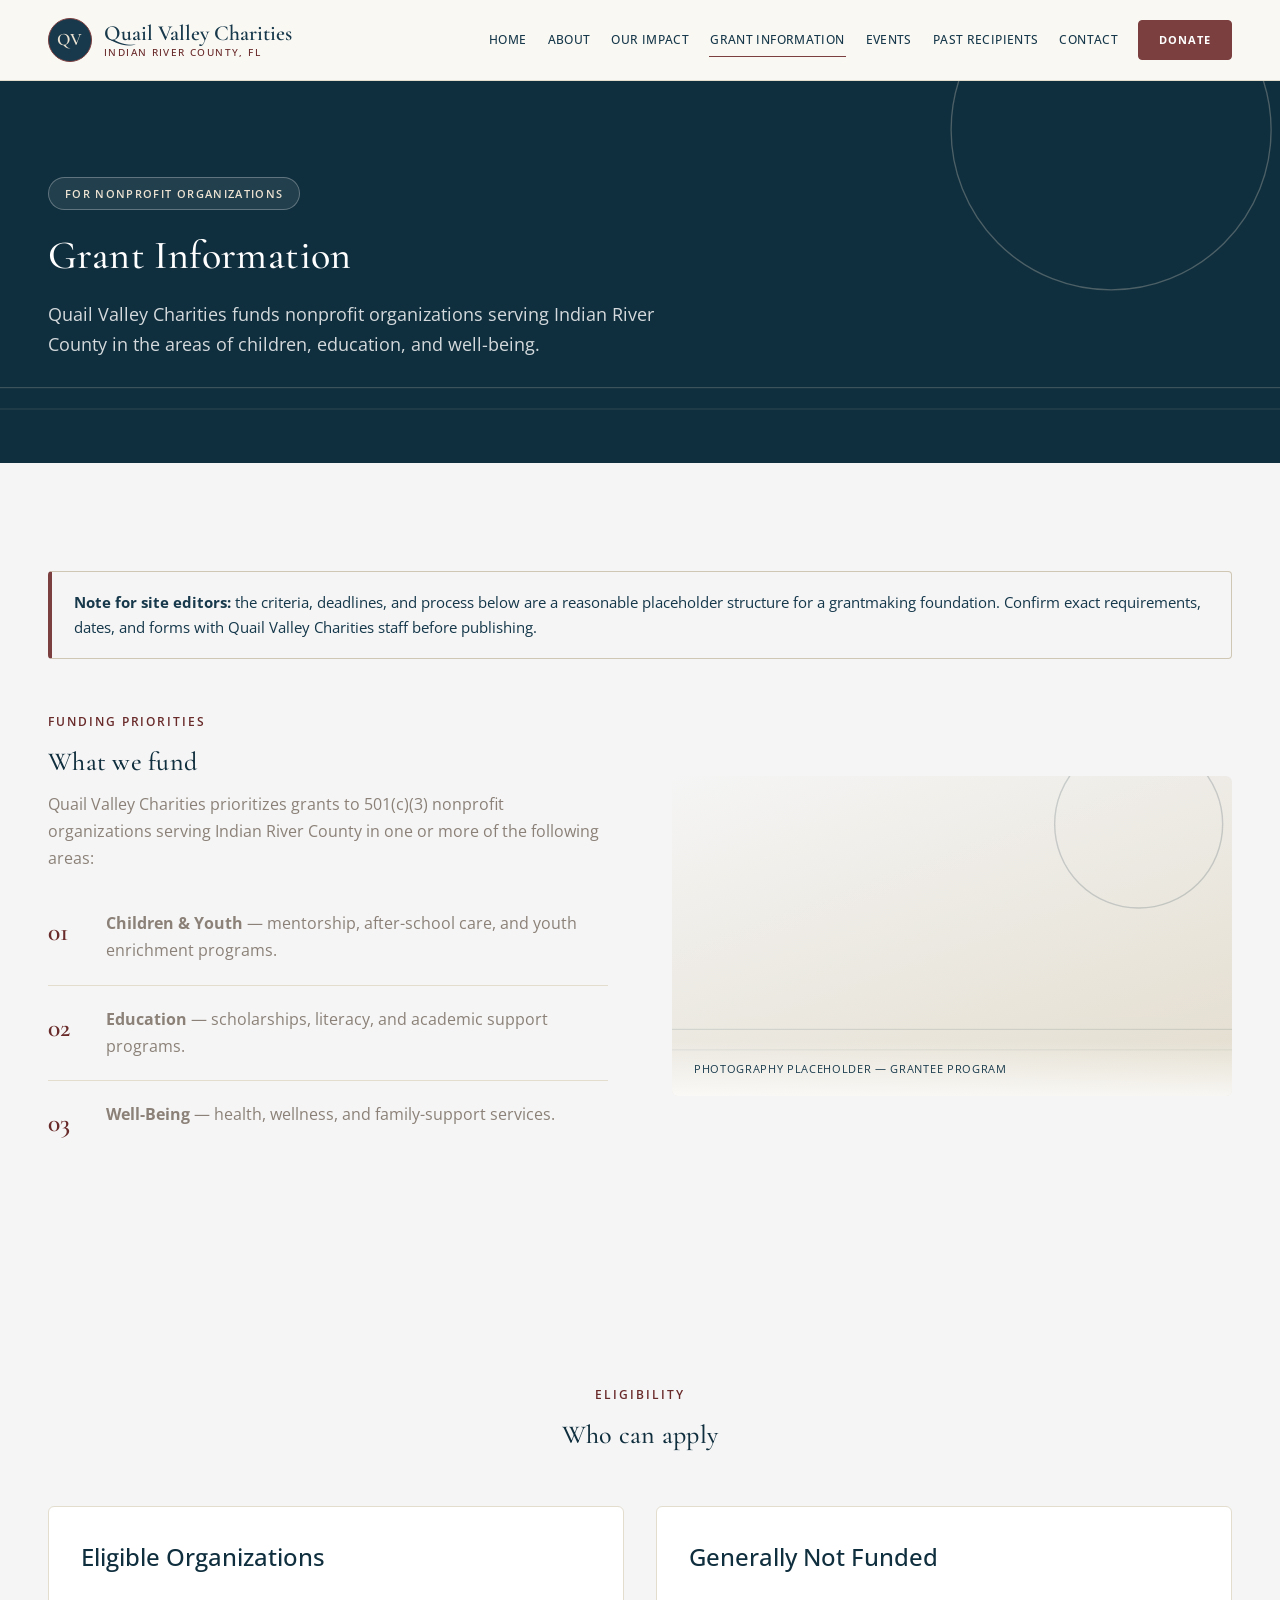
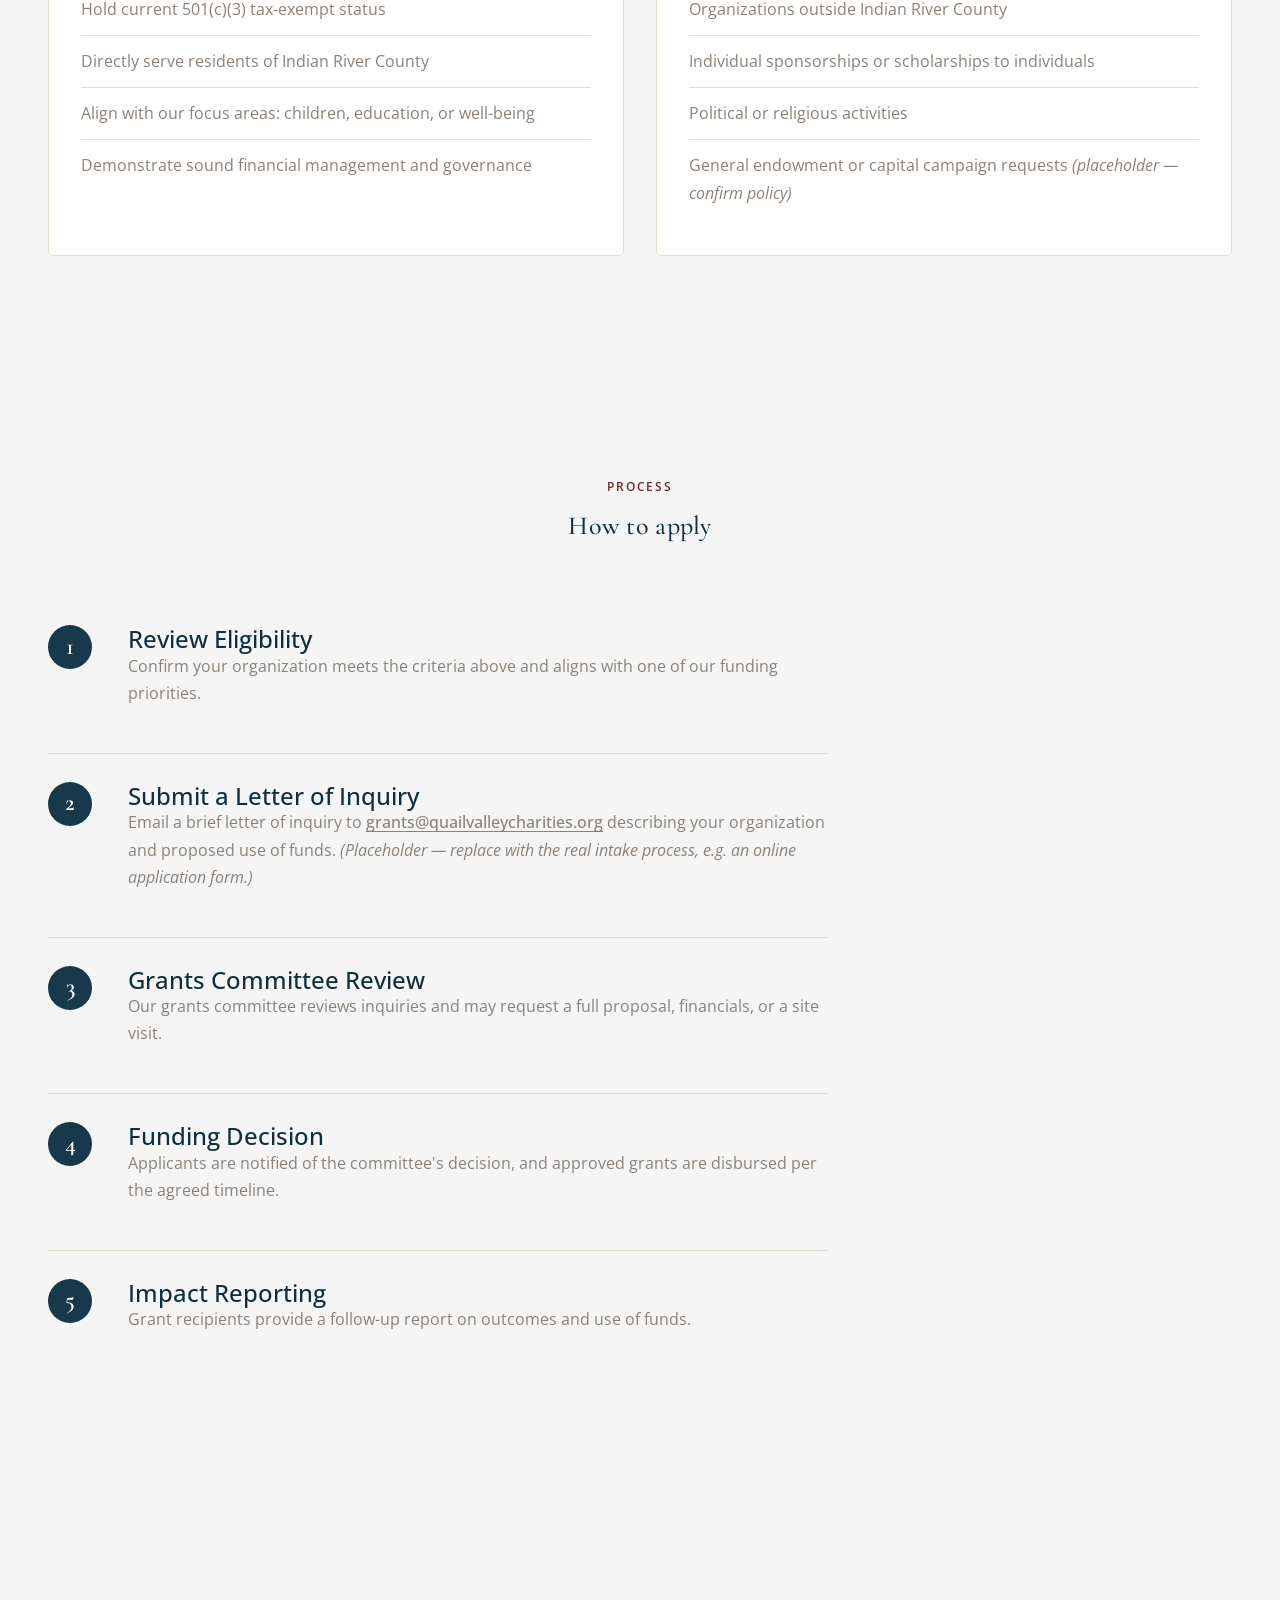
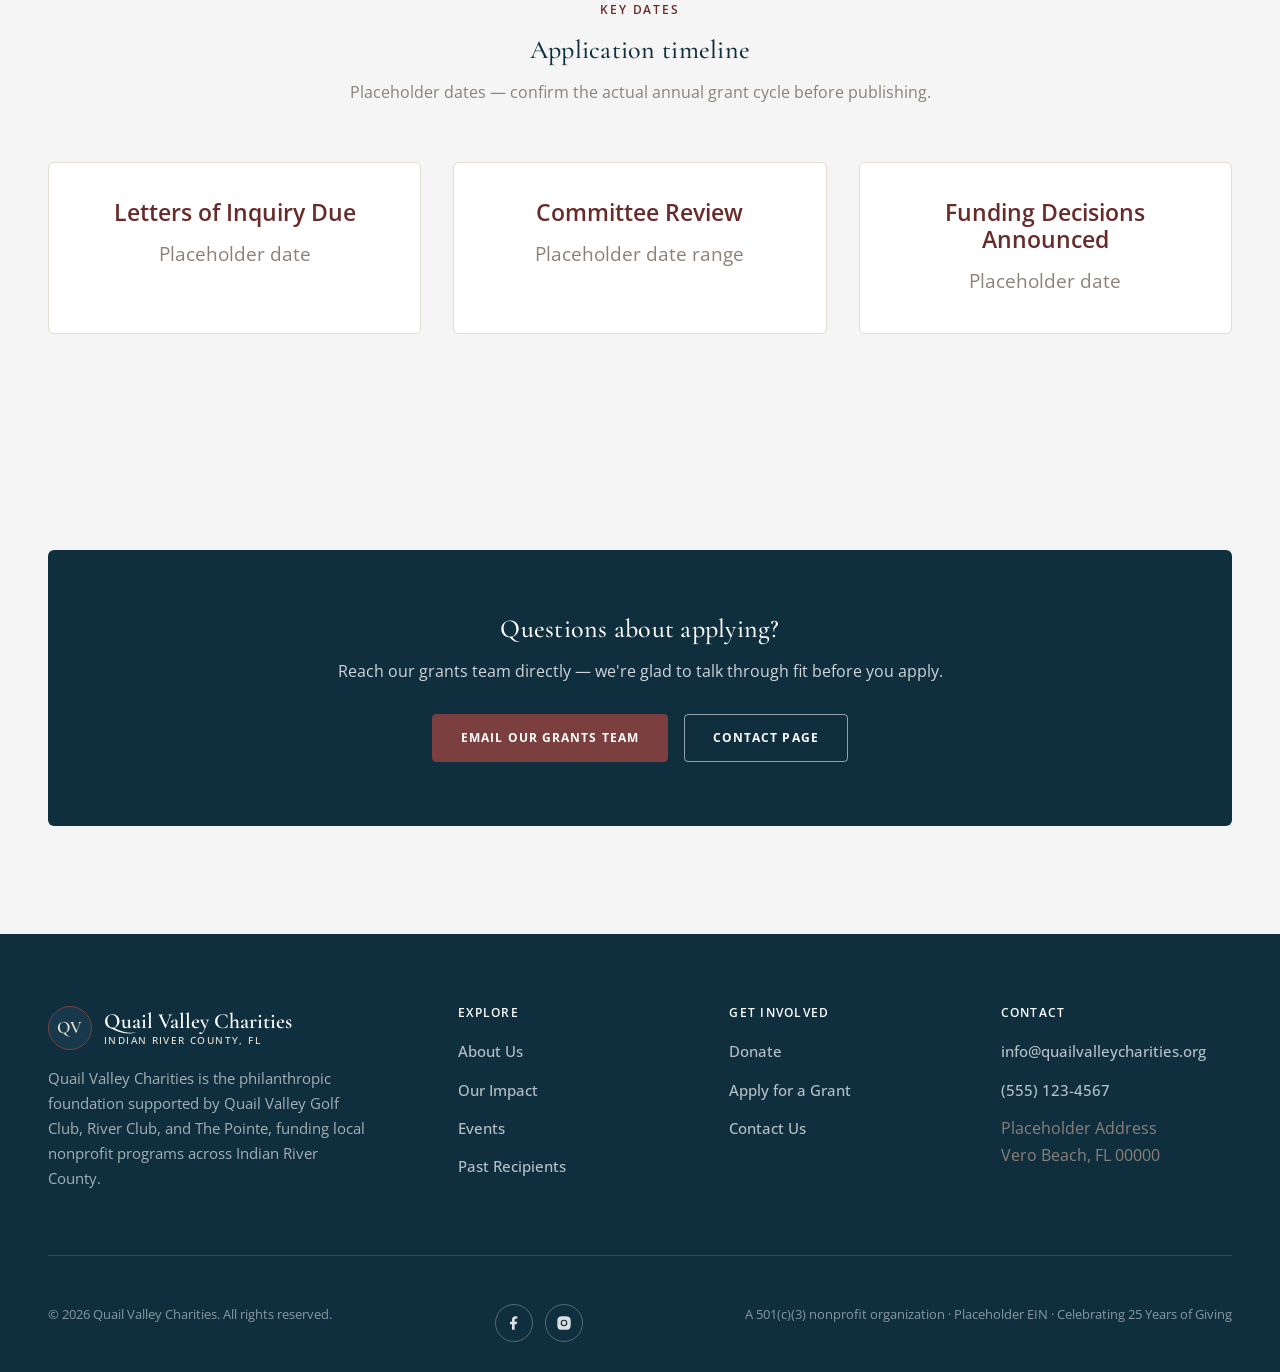
<file: grants.html>
<!doctype html>
<html lang="en">
<head>
<meta charset="UTF-8">
<meta name="viewport" content="width=device-width, initial-scale=1.0">
<title>Grant Information | Quail Valley Charities</title>
<meta name="description" content="Learn about Quail Valley Charities' funding priorities, eligibility criteria, and how to apply for a grant as a nonprofit serving Indian River County, Florida.">
<link rel="canonical" href="https://www.quailvalleycharities.org/grants.html">
<meta name="theme-color" content="#102f3e">
<meta property="og:type" content="website">
<meta property="og:site_name" content="Quail Valley Charities">
<meta property="og:title" content="Grant Information | Quail Valley Charities">
<meta property="og:description" content="Funding priorities, eligibility, and how to apply for a grant as a nonprofit serving Indian River County, Florida.">
<meta property="og:url" content="https://www.quailvalleycharities.org/grants.html">
<meta name="twitter:card" content="summary_large_image">
<link rel="icon" type="image/svg+xml" href="assets/img/favicon.svg">
<link rel="preconnect" href="https://fonts.googleapis.com">
<link rel="preconnect" href="https://fonts.gstatic.com" crossorigin>
<link href="https://fonts.googleapis.com/css2?family=Cormorant+Garamond:wght@500;600;700&family=Open+Sans:wght@400;500;600;700&display=swap" rel="stylesheet">
<link rel="stylesheet" href="assets/css/style.css">
</head>
<body data-page="grants">
<a class="skip-link" href="#main">Skip to content</a>

<div data-include="partials/header.html"></div>

<main id="main">

  <section class="page-hero">
    <div class="page-hero-scene" aria-hidden="true">
      <svg viewBox="0 0 1440 500" preserveAspectRatio="xMidYMid slice">
        <circle cx="1250" cy="90" r="180" fill="none" stroke="#ede3d3" stroke-opacity="0.3" stroke-width="1.5"/>
        <line x1="0" y1="380" x2="1440" y2="380" stroke="#ede3d3" stroke-opacity="0.3" stroke-width="1"/>
        <line x1="0" y1="404" x2="1440" y2="404" stroke="#ede3d3" stroke-opacity="0.18" stroke-width="1"/>
      </svg>
    </div>
    <div class="container">
      <span class="eyebrow-badge">For Nonprofit Organizations</span>
      <h1>Grant Information</h1>
      <p class="lead">Quail Valley Charities funds nonprofit organizations serving Indian River County in the areas of children, education, and well-being.</p>
    </div>
  </section>

  <section>
    <div class="container">
      <div class="placeholder-banner reveal">
        <strong>Note for site editors:</strong> the criteria, deadlines, and process below are a reasonable placeholder structure for a grantmaking foundation. Confirm exact requirements, dates, and forms with Quail Valley Charities staff before publishing.
      </div>
      <div class="split">
        <div class="reveal">
          <p class="eyebrow">Funding Priorities</p>
          <h2>What we fund</h2>
          <p>Quail Valley Charities prioritizes grants to 501(c)(3) nonprofit organizations serving Indian River County in one or more of the following areas:</p>
          <ul class="value-list">
            <li><span class="num-mark">01</span><div><strong>Children &amp; Youth</strong> — mentorship, after-school care, and youth enrichment programs.</div></li>
            <li><span class="num-mark">02</span><div><strong>Education</strong> — scholarships, literacy, and academic support programs.</div></li>
            <li><span class="num-mark">03</span><div><strong>Well-Being</strong> — health, wellness, and family-support services.</div></li>
          </ul>
        </div>
        <div class="visual-panel light reveal reveal-delay-1" aria-hidden="true">
          <svg viewBox="0 0 600 400" preserveAspectRatio="xMidYMid slice">
            <circle cx="500" cy="80" r="90" fill="none" stroke="#102f3e" stroke-opacity="0.2" stroke-width="1.5"/>
            <line x1="0" y1="300" x2="600" y2="300" stroke="#102f3e" stroke-opacity="0.16" stroke-width="1"/>
            <line x1="0" y1="322" x2="600" y2="322" stroke="#102f3e" stroke-opacity="0.1" stroke-width="1"/>
          </svg>
          <span class="visual-caption">Photography placeholder — grantee program</span>
        </div>
      </div>
    </div>
  </section>

  <section class="section-alt">
    <div class="container">
      <div class="section-header center reveal">
        <p class="eyebrow">Eligibility</p>
        <h2>Who can apply</h2>
      </div>
      <div class="grid grid-2">
        <div class="card reveal">
          <h3>Eligible Organizations</h3>
          <ul class="value-list" style="padding:0;">
            <li style="padding:12px 0;"><div>Hold current 501(c)(3) tax-exempt status</div></li>
            <li style="padding:12px 0;"><div>Directly serve residents of Indian River County</div></li>
            <li style="padding:12px 0;"><div>Align with our focus areas: children, education, or well-being</div></li>
            <li style="padding:12px 0;"><div>Demonstrate sound financial management and governance</div></li>
          </ul>
        </div>
        <div class="card reveal reveal-delay-1">
          <h3>Generally Not Funded</h3>
          <ul class="value-list" style="padding:0;">
            <li style="padding:12px 0;"><div>Organizations outside Indian River County</div></li>
            <li style="padding:12px 0;"><div>Individual sponsorships or scholarships to individuals</div></li>
            <li style="padding:12px 0;"><div>Political or religious activities</div></li>
            <li style="padding:12px 0;"><div>General endowment or capital campaign requests <em>(placeholder — confirm policy)</em></div></li>
          </ul>
        </div>
      </div>
    </div>
  </section>

  <section>
    <div class="container">
      <div class="section-header center reveal">
        <p class="eyebrow">Process</p>
        <h2>How to apply</h2>
      </div>
      <ol class="process-steps container-narrow reveal">
        <li>
          <div>
            <h3 class="mb-0">Review Eligibility</h3>
            <p>Confirm your organization meets the criteria above and aligns with one of our funding priorities.</p>
          </div>
        </li>
        <li>
          <div>
            <h3 class="mb-0">Submit a Letter of Inquiry</h3>
            <p>Email a brief letter of inquiry to <a href="mailto:grants@quailvalleycharities.org">grants@quailvalleycharities.org</a> describing your organization and proposed use of funds. <em>(Placeholder — replace with the real intake process, e.g. an online application form.)</em></p>
          </div>
        </li>
        <li>
          <div>
            <h3 class="mb-0">Grants Committee Review</h3>
            <p>Our grants committee reviews inquiries and may request a full proposal, financials, or a site visit.</p>
          </div>
        </li>
        <li>
          <div>
            <h3 class="mb-0">Funding Decision</h3>
            <p>Applicants are notified of the committee's decision, and approved grants are disbursed per the agreed timeline.</p>
          </div>
        </li>
        <li>
          <div>
            <h3 class="mb-0">Impact Reporting</h3>
            <p>Grant recipients provide a follow-up report on outcomes and use of funds.</p>
          </div>
        </li>
      </ol>
    </div>
  </section>

  <section class="section-alt">
    <div class="container">
      <div class="section-header center reveal">
        <p class="eyebrow">Key Dates</p>
        <h2>Application timeline</h2>
        <p>Placeholder dates — confirm the actual annual grant cycle before publishing.</p>
      </div>
      <div class="grid grid-3">
        <div class="card text-center reveal">
          <h4 style="color:var(--maroon-deep);">Letters of Inquiry Due</h4>
          <p class="lede mb-0">Placeholder date</p>
        </div>
        <div class="card text-center reveal reveal-delay-1">
          <h4 style="color:var(--maroon-deep);">Committee Review</h4>
          <p class="lede mb-0">Placeholder date range</p>
        </div>
        <div class="card text-center reveal reveal-delay-2">
          <h4 style="color:var(--maroon-deep);">Funding Decisions Announced</h4>
          <p class="lede mb-0">Placeholder date</p>
        </div>
      </div>
    </div>
  </section>

  <section>
    <div class="container reveal">
      <div class="cta-banner">
        <h2>Questions about applying?</h2>
        <p>Reach our grants team directly — we're glad to talk through fit before you apply.</p>
        <div class="cta-actions">
          <a class="btn btn-gold" href="mailto:grants@quailvalleycharities.org">Email Our Grants Team</a>
          <a class="btn btn-outline-light" href="contact.html">Contact Page</a>
        </div>
      </div>
    </div>
  </section>

</main>

<div data-include="partials/footer.html"></div>

<script src="assets/js/main.js"></script>
</body>
</html>
</file>
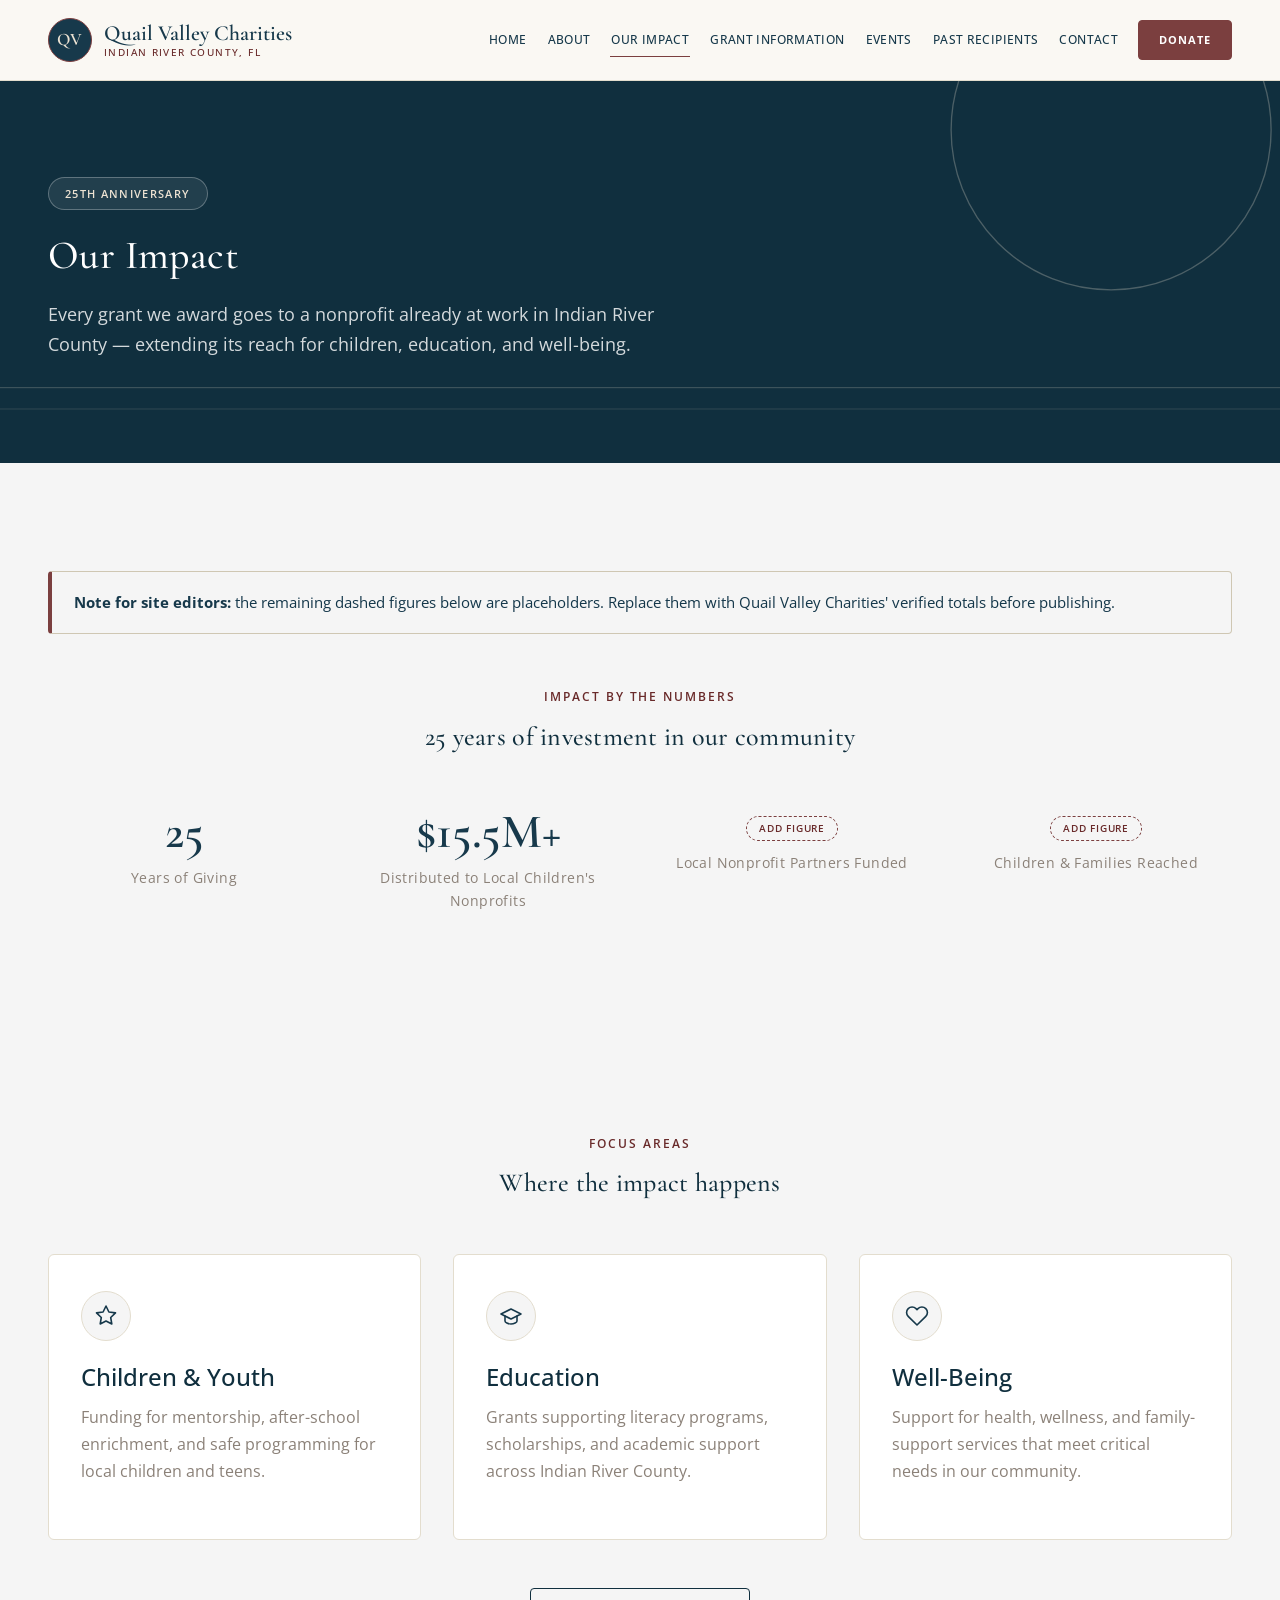
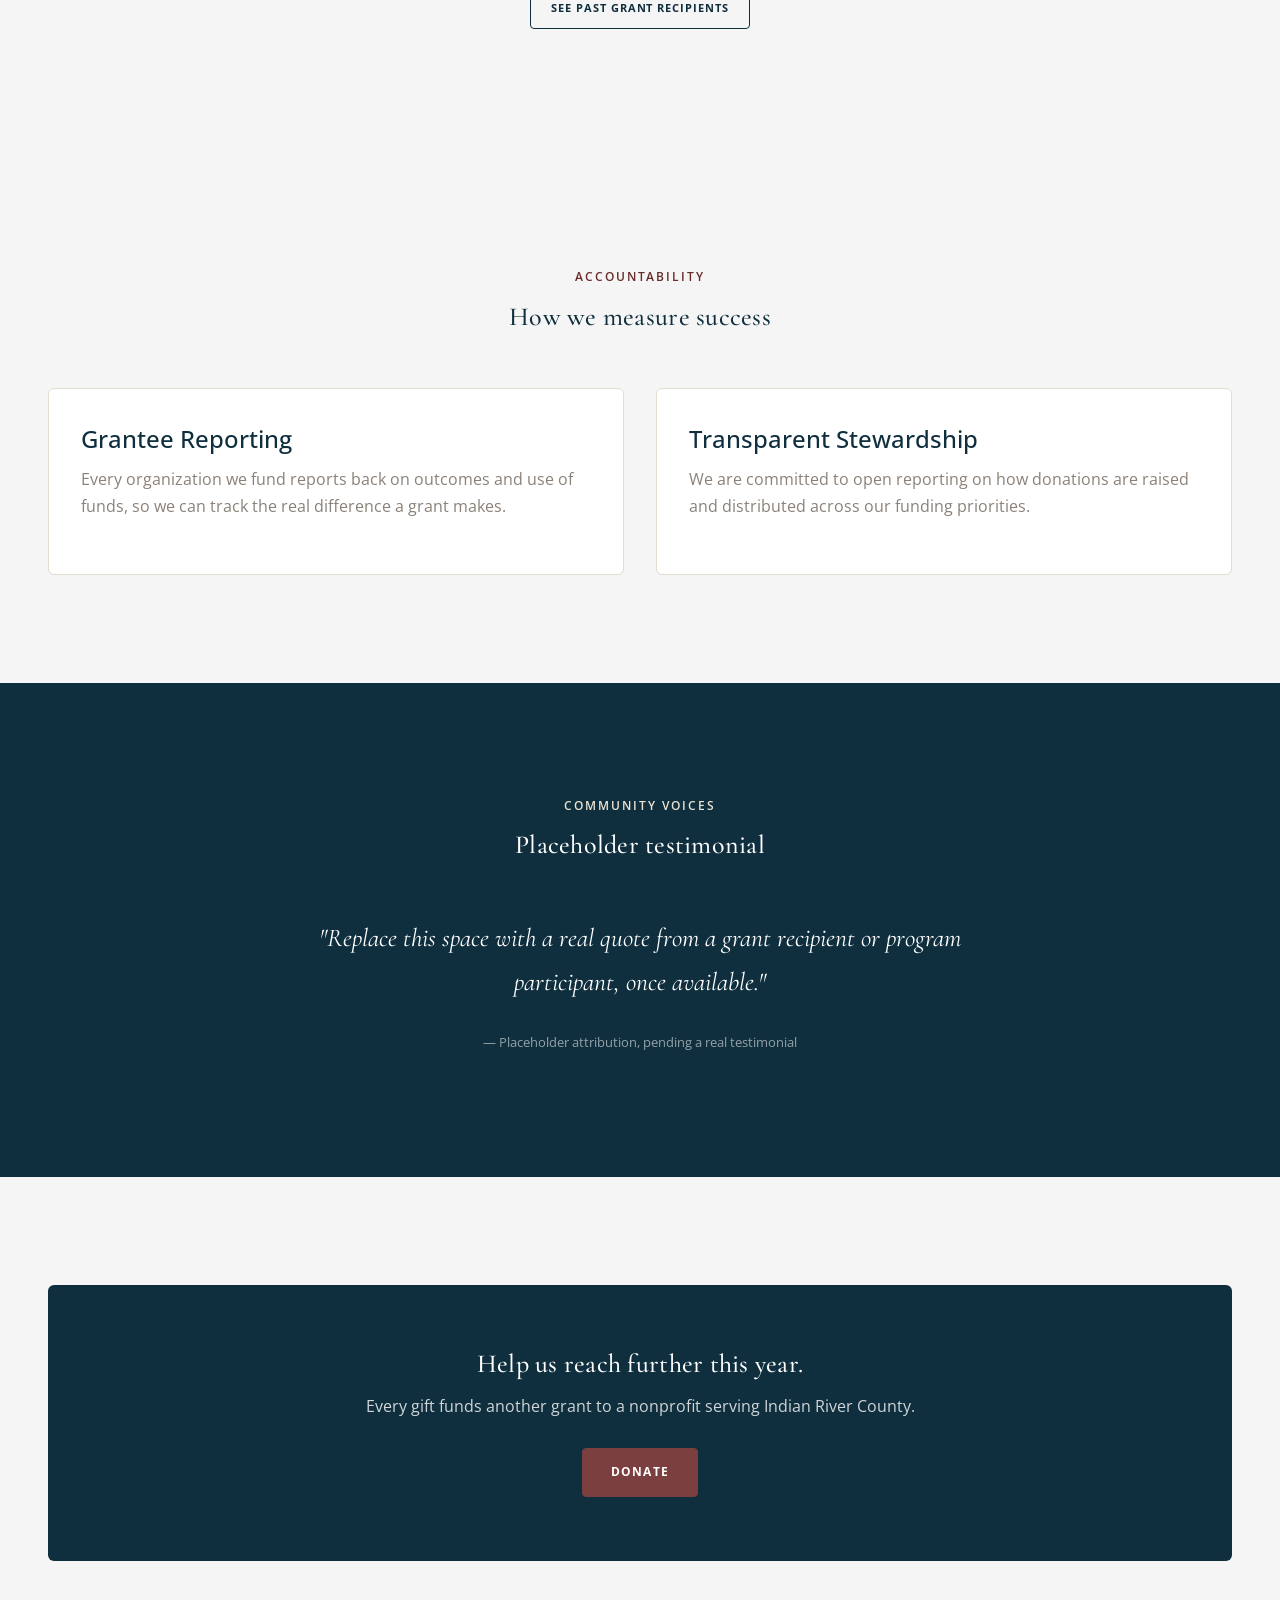
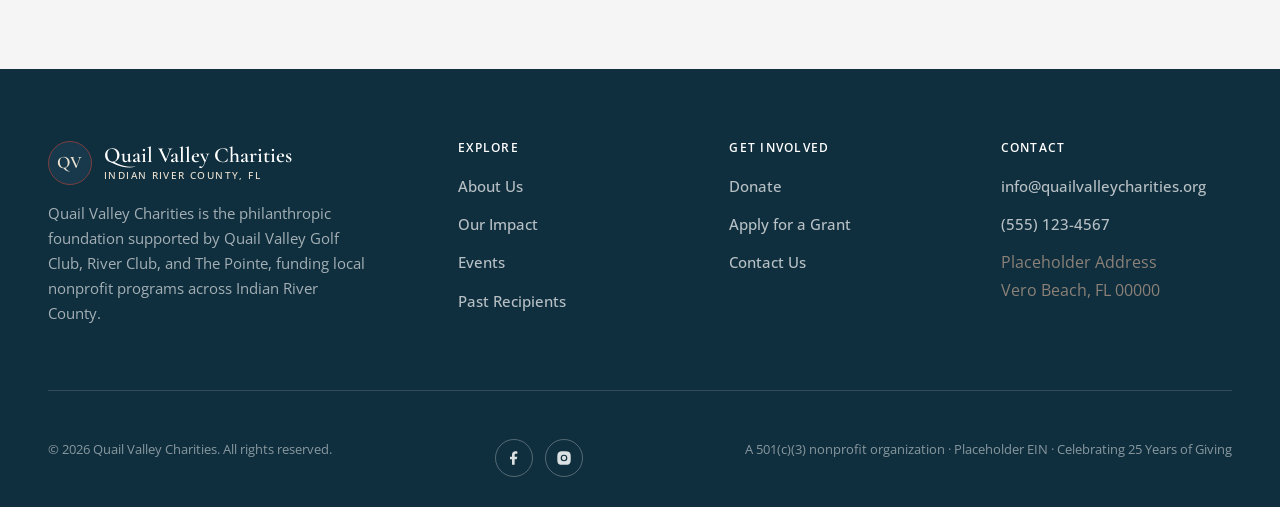
<file: impact.html>
<!doctype html>
<html lang="en">
<head>
<meta charset="UTF-8">
<meta name="viewport" content="width=device-width, initial-scale=1.0">
<title>Our Impact | Quail Valley Charities</title>
<meta name="description" content="See how Quail Valley Charities funds nonprofit programs for children, education, and well-being across Indian River County, Florida.">
<link rel="canonical" href="https://www.quailvalleycharities.org/impact.html">
<meta name="theme-color" content="#102f3e">
<meta property="og:type" content="website">
<meta property="og:site_name" content="Quail Valley Charities">
<meta property="og:title" content="Our Impact | Quail Valley Charities">
<meta property="og:description" content="How Quail Valley Charities funds nonprofit programs for children, education, and well-being across Indian River County, Florida.">
<meta property="og:url" content="https://www.quailvalleycharities.org/impact.html">
<meta name="twitter:card" content="summary_large_image">
<link rel="icon" type="image/svg+xml" href="assets/img/favicon.svg">
<link rel="preconnect" href="https://fonts.googleapis.com">
<link rel="preconnect" href="https://fonts.gstatic.com" crossorigin>
<link href="https://fonts.googleapis.com/css2?family=Cormorant+Garamond:wght@500;600;700&family=Open+Sans:wght@400;500;600;700&display=swap" rel="stylesheet">
<link rel="stylesheet" href="assets/css/style.css">
</head>
<body data-page="impact">
<a class="skip-link" href="#main">Skip to content</a>

<div data-include="partials/header.html"></div>

<main id="main">

  <section class="page-hero">
    <div class="page-hero-scene" aria-hidden="true">
      <svg viewBox="0 0 1440 500" preserveAspectRatio="xMidYMid slice">
        <circle cx="1250" cy="90" r="180" fill="none" stroke="#ede3d3" stroke-opacity="0.3" stroke-width="1.5"/>
        <line x1="0" y1="380" x2="1440" y2="380" stroke="#ede3d3" stroke-opacity="0.3" stroke-width="1"/>
        <line x1="0" y1="404" x2="1440" y2="404" stroke="#ede3d3" stroke-opacity="0.18" stroke-width="1"/>
      </svg>
    </div>
    <div class="container">
      <span class="eyebrow-badge">25th Anniversary</span>
      <h1>Our Impact</h1>
      <p class="lead">Every grant we award goes to a nonprofit already at work in Indian River County — extending its reach for children, education, and well-being.</p>
    </div>
  </section>

  <section>
    <div class="container">
      <div class="placeholder-banner reveal">
        <strong>Note for site editors:</strong> the remaining dashed figures below are placeholders. Replace them with Quail Valley Charities' verified totals before publishing.
      </div>
      <div class="section-header center reveal">
        <p class="eyebrow">Impact by the Numbers</p>
        <h2>25 years of investment in our community</h2>
      </div>
      <div class="stats">
        <div class="stat reveal">
          <div class="num">25</div>
          <div class="label">Years of Giving</div>
        </div>
        <div class="stat reveal reveal-delay-1">
          <div class="num">$15.5M+</div>
          <div class="label">Distributed to Local Children's Nonprofits</div>
        </div>
        <div class="stat reveal reveal-delay-2">
          <div class="placeholder-figure">Add figure</div>
          <div class="label">Local Nonprofit Partners Funded</div>
        </div>
        <div class="stat reveal reveal-delay-3">
          <div class="placeholder-figure">Add figure</div>
          <div class="label">Children &amp; Families Reached</div>
        </div>
      </div>
    </div>
  </section>

  <section class="section-alt">
    <div class="container">
      <div class="section-header center reveal">
        <p class="eyebrow">Focus Areas</p>
        <h2>Where the impact happens</h2>
      </div>
      <div class="grid grid-3">
        <div class="card reveal">
          <div class="icon"><svg viewBox="0 0 24 24" fill="none" stroke-width="1.6" stroke-linecap="round" stroke-linejoin="round"><path d="M12 2l2.9 6 6.6.9-4.8 4.6 1.1 6.5-5.8-3-5.8 3 1.1-6.5-4.8-4.6 6.6-.9z"/></svg></div>
          <h3>Children &amp; Youth</h3>
          <p>Funding for mentorship, after-school enrichment, and safe programming for local children and teens.</p>
        </div>
        <div class="card reveal reveal-delay-1">
          <div class="icon"><svg viewBox="0 0 24 24" fill="none" stroke-width="1.6" stroke-linecap="round" stroke-linejoin="round"><path d="M22 10L12 5 2 10l10 5 10-5z"/><path d="M6 12v5c0 1.5 3 3 6 3s6-1.5 6-3v-5"/></svg></div>
          <h3>Education</h3>
          <p>Grants supporting literacy programs, scholarships, and academic support across Indian River County.</p>
        </div>
        <div class="card reveal reveal-delay-2">
          <div class="icon"><svg viewBox="0 0 24 24" fill="none" stroke-width="1.6" stroke-linecap="round" stroke-linejoin="round"><path d="M20.8 4.6a5.5 5.5 0 0 0-7.8 0L12 5.6l-1-1a5.5 5.5 0 1 0-7.8 7.8l1 1L12 21l7.8-7.6 1-1a5.5 5.5 0 0 0 0-7.8z"/></svg></div>
          <h3>Well-Being</h3>
          <p>Support for health, wellness, and family-support services that meet critical needs in our community.</p>
        </div>
      </div>
      <p class="text-center mt-lg reveal"><a class="btn btn-outline btn-small" href="recipients.html">See Past Grant Recipients</a></p>
    </div>
  </section>

  <section>
    <div class="container">
      <div class="section-header center reveal">
        <p class="eyebrow">Accountability</p>
        <h2>How we measure success</h2>
      </div>
      <div class="grid grid-2">
        <div class="card reveal">
          <h3>Grantee Reporting</h3>
          <p>Every organization we fund reports back on outcomes and use of funds, so we can track the real difference a grant makes.</p>
        </div>
        <div class="card reveal reveal-delay-1">
          <h3>Transparent Stewardship</h3>
          <p>We are committed to open reporting on how donations are raised and distributed across our funding priorities.</p>
        </div>
      </div>
    </div>
  </section>

  <section class="section-navy">
    <div class="container">
      <div class="section-header center reveal">
        <p class="eyebrow">Community Voices</p>
        <h2>Placeholder testimonial</h2>
      </div>
      <div class="container-narrow text-center reveal">
        <p style="font-family:'Cormorant Garamond',serif; font-size:1.6rem; font-style:italic; color:var(--white);">"Replace this space with a real quote from a grant recipient or program participant, once available."</p>
        <p class="form-note" style="color:rgba(255,255,255,0.55);">— Placeholder attribution, pending a real testimonial</p>
      </div>
    </div>
  </section>

  <section>
    <div class="container reveal">
      <div class="cta-banner">
        <h2>Help us reach further this year.</h2>
        <p>Every gift funds another grant to a nonprofit serving Indian River County.</p>
        <div class="cta-actions">
          <a class="btn btn-gold" href="contact.html#give">Donate</a>
        </div>
      </div>
    </div>
  </section>

</main>

<div data-include="partials/footer.html"></div>

<script src="assets/js/main.js"></script>
</body>
</html>
</file>
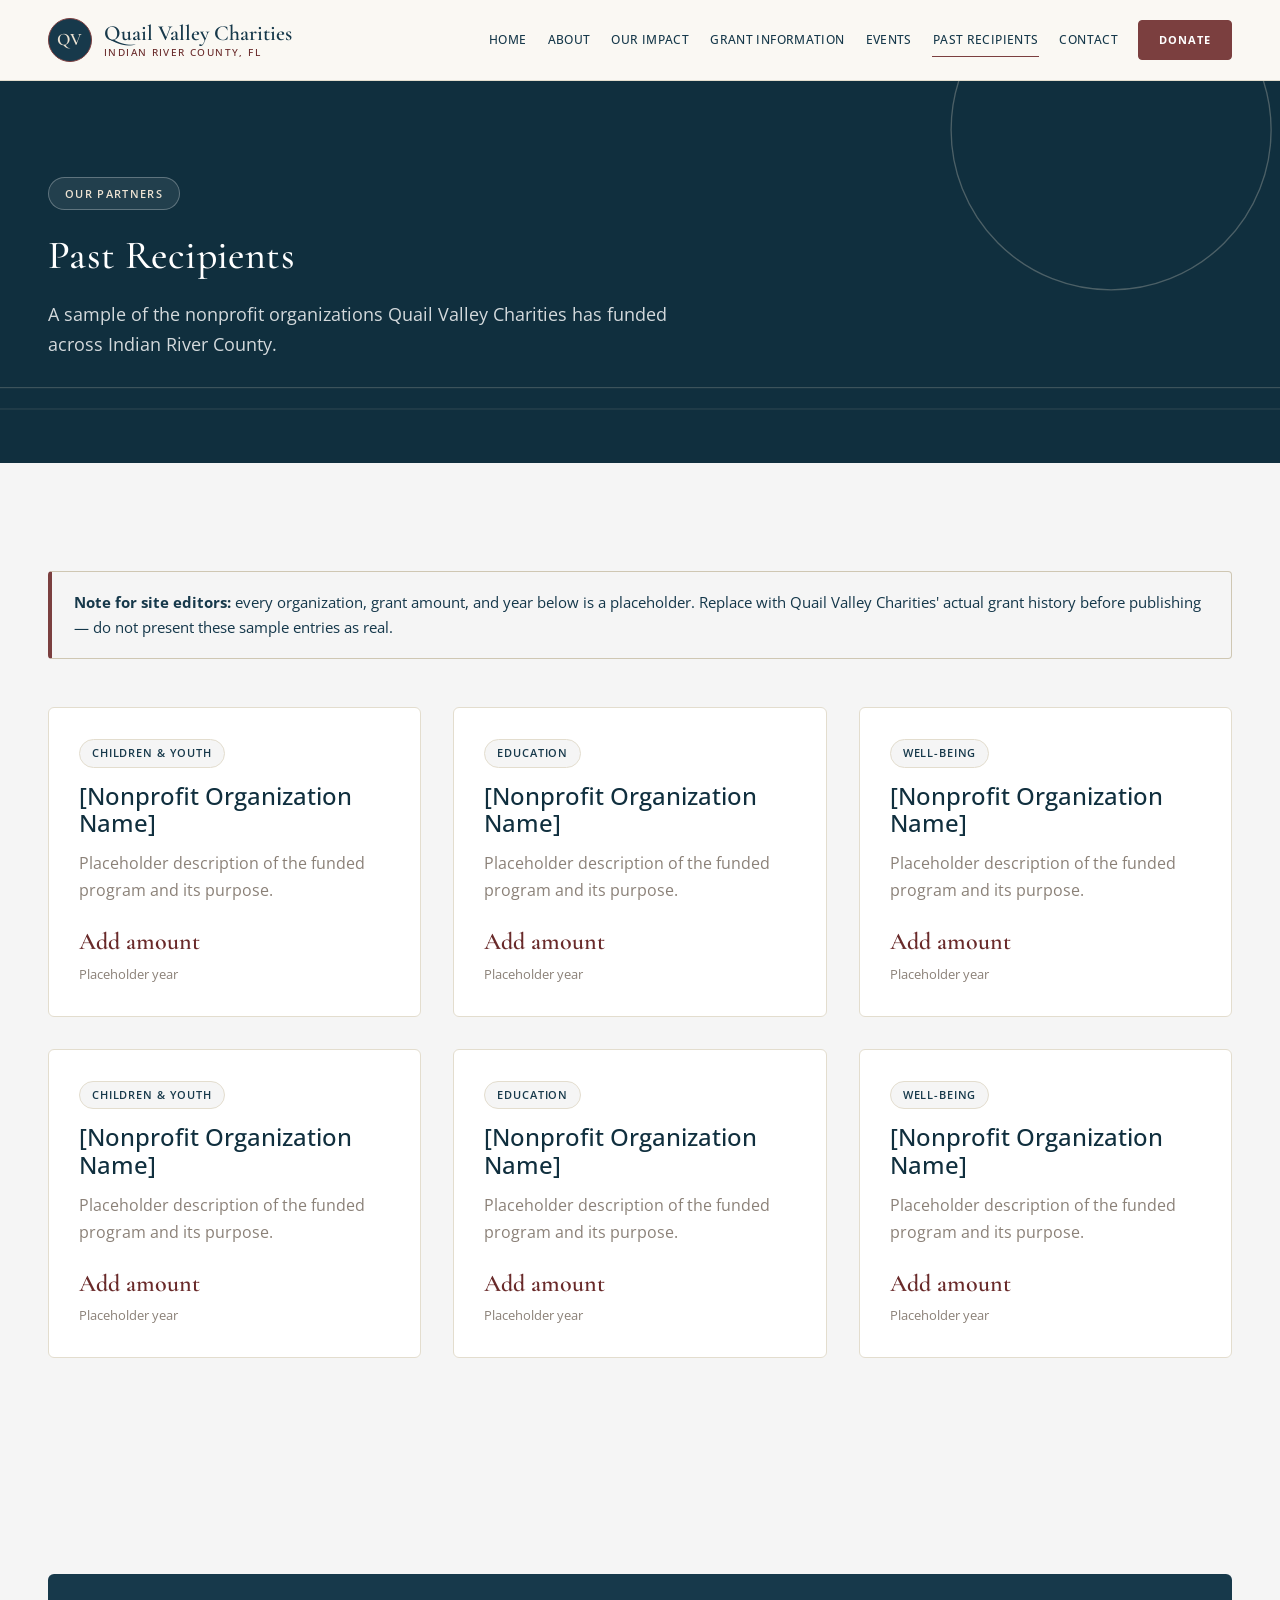
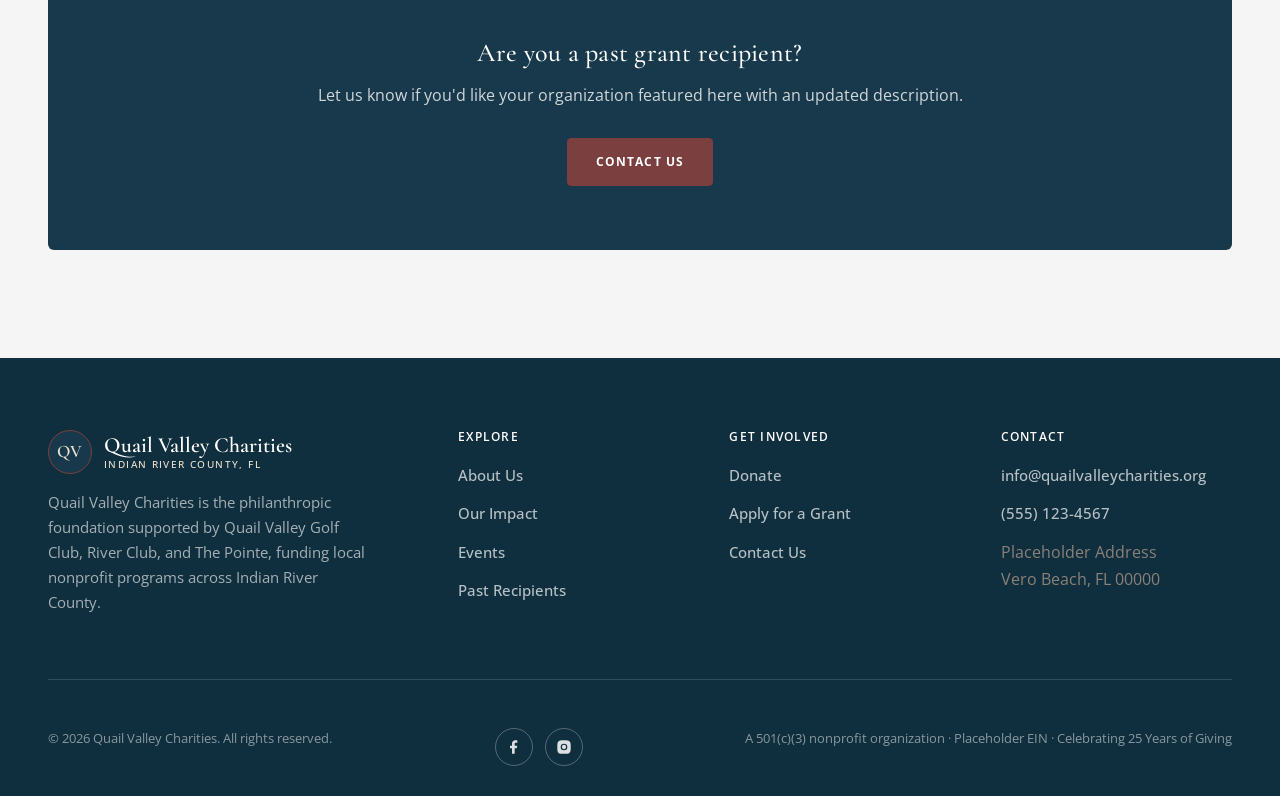
<file: recipients.html>
<!doctype html>
<html lang="en">
<head>
<meta charset="UTF-8">
<meta name="viewport" content="width=device-width, initial-scale=1.0">
<title>Past Recipients | Quail Valley Charities</title>
<meta name="description" content="Nonprofit organizations in Indian River County, Florida funded by Quail Valley Charities grants.">
<link rel="canonical" href="https://www.quailvalleycharities.org/recipients.html">
<meta name="theme-color" content="#102f3e">
<meta property="og:type" content="website">
<meta property="og:site_name" content="Quail Valley Charities">
<meta property="og:title" content="Past Recipients | Quail Valley Charities">
<meta property="og:description" content="Nonprofit organizations in Indian River County, Florida funded by Quail Valley Charities grants.">
<meta property="og:url" content="https://www.quailvalleycharities.org/recipients.html">
<meta name="twitter:card" content="summary_large_image">
<link rel="icon" type="image/svg+xml" href="assets/img/favicon.svg">
<link rel="preconnect" href="https://fonts.googleapis.com">
<link rel="preconnect" href="https://fonts.gstatic.com" crossorigin>
<link href="https://fonts.googleapis.com/css2?family=Cormorant+Garamond:wght@500;600;700&family=Open+Sans:wght@400;500;600;700&display=swap" rel="stylesheet">
<link rel="stylesheet" href="assets/css/style.css">
</head>
<body data-page="recipients">
<a class="skip-link" href="#main">Skip to content</a>

<div data-include="partials/header.html"></div>

<main id="main">

  <section class="page-hero">
    <div class="page-hero-scene" aria-hidden="true">
      <svg viewBox="0 0 1440 500" preserveAspectRatio="xMidYMid slice">
        <circle cx="1250" cy="90" r="180" fill="none" stroke="#ede3d3" stroke-opacity="0.3" stroke-width="1.5"/>
        <line x1="0" y1="380" x2="1440" y2="380" stroke="#ede3d3" stroke-opacity="0.3" stroke-width="1"/>
        <line x1="0" y1="404" x2="1440" y2="404" stroke="#ede3d3" stroke-opacity="0.18" stroke-width="1"/>
      </svg>
    </div>
    <div class="container">
      <span class="eyebrow-badge">Our Partners</span>
      <h1>Past Recipients</h1>
      <p class="lead">A sample of the nonprofit organizations Quail Valley Charities has funded across Indian River County.</p>
    </div>
  </section>

  <section>
    <div class="container">
      <div class="placeholder-banner reveal">
        <strong>Note for site editors:</strong> every organization, grant amount, and year below is a placeholder. Replace with Quail Valley Charities' actual grant history before publishing — do not present these sample entries as real.
      </div>

      <div class="grid grid-3">
        <div class="recipient-card reveal">
          <span class="focus-tag">Children &amp; Youth</span>
          <h3>[Nonprofit Organization Name]</h3>
          <p>Placeholder description of the funded program and its purpose.</p>
          <div class="grant-amount">Add amount</div>
          <p class="form-note mb-0">Placeholder year</p>
        </div>
        <div class="recipient-card reveal reveal-delay-1">
          <span class="focus-tag">Education</span>
          <h3>[Nonprofit Organization Name]</h3>
          <p>Placeholder description of the funded program and its purpose.</p>
          <div class="grant-amount">Add amount</div>
          <p class="form-note mb-0">Placeholder year</p>
        </div>
        <div class="recipient-card reveal reveal-delay-2">
          <span class="focus-tag">Well-Being</span>
          <h3>[Nonprofit Organization Name]</h3>
          <p>Placeholder description of the funded program and its purpose.</p>
          <div class="grant-amount">Add amount</div>
          <p class="form-note mb-0">Placeholder year</p>
        </div>
        <div class="recipient-card reveal">
          <span class="focus-tag">Children &amp; Youth</span>
          <h3>[Nonprofit Organization Name]</h3>
          <p>Placeholder description of the funded program and its purpose.</p>
          <div class="grant-amount">Add amount</div>
          <p class="form-note mb-0">Placeholder year</p>
        </div>
        <div class="recipient-card reveal reveal-delay-1">
          <span class="focus-tag">Education</span>
          <h3>[Nonprofit Organization Name]</h3>
          <p>Placeholder description of the funded program and its purpose.</p>
          <div class="grant-amount">Add amount</div>
          <p class="form-note mb-0">Placeholder year</p>
        </div>
        <div class="recipient-card reveal reveal-delay-2">
          <span class="focus-tag">Well-Being</span>
          <h3>[Nonprofit Organization Name]</h3>
          <p>Placeholder description of the funded program and its purpose.</p>
          <div class="grant-amount">Add amount</div>
          <p class="form-note mb-0">Placeholder year</p>
        </div>
      </div>
    </div>
  </section>

  <section class="section-alt">
    <div class="container reveal">
      <div class="cta-banner" style="background: var(--navy);">
        <h2>Are you a past grant recipient?</h2>
        <p>Let us know if you'd like your organization featured here with an updated description.</p>
        <div class="cta-actions">
          <a class="btn btn-gold" href="contact.html">Contact Us</a>
        </div>
      </div>
    </div>
  </section>

</main>

<div data-include="partials/footer.html"></div>

<script src="assets/js/main.js"></script>
</body>
</html>
</file>
<file: assets/css/style.css>
/* ==========================================================================
   Quail Valley Charities — design system
   Brand tokens per sitewide style guide: navy #102F3E / #17394B, maroon
   #7B3F3F / #692A2A, taupe #8B8178, cream #EDE3D3, off-white #F5F5F5.
   Cormorant Garamond for H1/H2, Open Sans for everything else.
   ========================================================================== */

:root {
  /* Color — brand palette (exact hexes from the sitewide style guide) */
  --navy-950: #102f3e;   /* primary heading/text navy; darkest surface */
  --navy-900: #14374a;   /* derived step between the two brand navies */
  --navy: #17394b;       /* secondary brand navy */
  --navy-700: #2d5972;   /* derived lighter navy, gradients/accents only */
  --navy-500: #3f7a94;   /* derived lightest navy, gradients/accents only */
  --maroon: #7b3f3f;
  --maroon-deep: #692a2a;
  --taupe: #8b8178;
  --cream: #ede3d3;
  --ivory: #f5f5f5;
  --stone: #e3ddce;
  --stone-dark: #cfc7b3;
  --charcoal: #8b8178;
  --text-muted: #8b8178;
  --white: #ffffff;
  --shadow-sm: 0 1px 2px rgba(16, 47, 62, 0.06);
  --shadow: 0 18px 50px rgba(16, 47, 62, 0.1);
  --shadow-lg: 0 30px 80px rgba(16, 47, 62, 0.16);
  --radius-sm: 4px;
  --radius: 6px;
  --max-width: 1240px;
  --max-width-narrow: 780px;
}

*, *::before, *::after { box-sizing: border-box; }

html {
  scroll-behavior: smooth;
}
@media (prefers-reduced-motion: reduce) {
  html { scroll-behavior: auto; }
}

body {
  margin: 0;
  font-family: "Open Sans", -apple-system, BlinkMacSystemFont, "Segoe UI", Roboto, sans-serif;
  color: var(--taupe);
  background: var(--ivory);
  line-height: 1.7;
  -webkit-font-smoothing: antialiased;
}

/* Headings — brand spec: H1/H2 serif, H3–H6 Open Sans */
h1, h2, h3, h4, h5, h6 {
  line-height: 1.15;
  margin: 0 0 0.55em;
}
h1, h2 {
  font-family: "Cormorant Garamond", Georgia, "Times New Roman", serif;
  color: var(--navy-950);
  font-weight: 500;
  letter-spacing: 0.01em;
}
h1 { font-size: clamp(2.4rem, 5vw, 40px); }
h2 { font-size: clamp(1.6rem, 3.4vw, 26px); }
h3 {
  font-family: "Open Sans", sans-serif;
  font-size: 24px;
  font-weight: 500;
  color: var(--navy-950);
}
h4 {
  font-family: "Open Sans", sans-serif;
  font-size: 23px;
  font-weight: 600;
  color: var(--cream);
}
h5 {
  font-family: "Open Sans", sans-serif;
  font-size: 14px;
  font-weight: 600;
  color: var(--maroon);
}
h6 {
  font-family: "Open Sans", sans-serif;
  font-size: 16px;
  font-weight: 500;
  color: var(--navy-950);
}

p, ul, ol {
  font-family: "Open Sans", sans-serif;
  font-size: 16px;
  font-weight: 400;
  color: var(--taupe);
  margin: 0 0 1.1em;
}
p.lede { font-size: 1.2rem; color: var(--text-muted); }

a {
  font-family: "Open Sans", sans-serif;
  font-size: 16px;
  font-weight: 500;
  color: var(--taupe);
  text-underline-offset: 3px;
}
a:hover { color: var(--navy-950); }

img, svg.photo-placeholder { max-width: 100%; display: block; }

::selection { background: var(--cream); color: var(--navy-950); }

:focus-visible {
  outline: 2px solid var(--maroon-deep);
  outline-offset: 3px;
}

.container {
  max-width: var(--max-width);
  margin: 0 auto;
  padding: 0 28px;
}
.container-narrow {
  max-width: var(--max-width-narrow);
  margin: 0 auto;
  padding: 0 28px;
}

.sr-only {
  position: absolute;
  width: 1px; height: 1px;
  padding: 0; margin: -1px;
  overflow: hidden;
  clip: rect(0,0,0,0);
  white-space: nowrap;
  border: 0;
}

.skip-link {
  position: absolute;
  left: -999px;
  top: 0;
  background: var(--navy);
  color: var(--white);
  padding: 12px 20px;
  z-index: 1000;
  font-weight: 600;
}
.skip-link:focus { left: 0; }

/* Scroll reveal — visible by default; only animated once JS confirms it can
   finish the job (IntersectionObserver support + motion allowed). This way
   content is never hidden behind a JS dependency: no-JS, slow network, an
   observer that never fires, or a script error all fail safe to "visible". */
html.js-reveal .reveal {
  opacity: 0;
  transform: translateY(22px);
  transition: opacity 0.7s ease, transform 0.7s ease;
}
html.js-reveal .reveal.is-visible { opacity: 1; transform: translateY(0); }
html.js-reveal .reveal-delay-1.is-visible { transition-delay: 0.08s; }
html.js-reveal .reveal-delay-2.is-visible { transition-delay: 0.16s; }
html.js-reveal .reveal-delay-3.is-visible { transition-delay: 0.24s; }

/* ==========================================================================
   Header
   ========================================================================== */
.site-header {
  position: sticky;
  top: 0;
  z-index: 200;
  background: rgba(250, 248, 243, 0.97);
  border-bottom: 1px solid var(--stone);
}
.header-inner {
  display: flex;
  align-items: center;
  justify-content: space-between;
  gap: 24px;
  padding: 18px 28px;
  max-width: var(--max-width);
  margin: 0 auto;
}
.logo {
  display: flex;
  align-items: center;
  gap: 12px;
  text-decoration: none;
}
.logo:hover { text-decoration: none; }
.logo-mark {
  width: 44px;
  height: 44px;
  border-radius: 50%;
  background: var(--navy);
  border: 1px solid var(--maroon);
  display: flex;
  align-items: center;
  justify-content: center;
  flex-shrink: 0;
}
.logo-mark span {
  font-family: "Cormorant Garamond", serif;
  color: var(--cream);
  font-size: 1.1rem;
  font-weight: 600;
  letter-spacing: 0.02em;
}
.logo-text {
  font-family: "Cormorant Garamond", serif;
  font-size: 1.35rem;
  font-weight: 600;
  color: var(--navy);
  line-height: 1.1;
}
.logo-text .tagline {
  display: block;
  font-family: "Open Sans", sans-serif;
  font-size: 0.62rem;
  font-weight: 500;
  letter-spacing: 0.14em;
  text-transform: uppercase;
  color: var(--maroon-deep);
  margin-top: 2px;
}

.main-nav {
  display: flex;
  align-items: center;
  gap: 19px;
}
.main-nav a:not(.btn) {
  color: var(--navy);
  font-size: 0.78rem;
  font-weight: 500;
  letter-spacing: 0.03em;
  text-transform: uppercase;
  text-decoration: none;
  padding: 6px 1px;
  border-bottom: 1px solid transparent;
  white-space: nowrap;
}
.main-nav a:not(.btn):hover,
.main-nav a[aria-current="page"] {
  color: var(--navy);
  border-bottom-color: var(--maroon);
}

.nav-toggle {
  display: none;
  background: none;
  border: none;
  cursor: pointer;
  padding: 8px;
}
.nav-toggle span {
  display: block;
  width: 26px;
  height: 1.5px;
  background: var(--navy);
  margin: 6px 0;
  transition: transform 0.2s ease, opacity 0.2s ease;
}

/* Buttons */
.btn {
  display: inline-flex;
  align-items: center;
  justify-content: center;
  gap: 8px;
  padding: 13px 28px;
  font-family: "Open Sans", sans-serif;
  font-size: 12px;
  font-weight: 700;
  letter-spacing: 0.09em;
  text-transform: uppercase;
  text-decoration: none;
  border-radius: var(--radius-sm);
  border: 1px solid transparent;
  cursor: pointer;
  transition: background 0.2s ease, color 0.2s ease, border-color 0.2s ease, box-shadow 0.2s ease, transform 0.15s ease;
}
.btn:hover { text-decoration: none; transform: translateY(-1px); }

/* Primary Button (.abut in the brand guide) */
.btn-gold { background: var(--maroon); color: var(--white); border-color: var(--maroon); }
.btn-gold:hover { background: var(--maroon-deep); border-color: var(--maroon-deep); color: var(--white); box-shadow: var(--shadow); }

/* Secondary Button (.secondary_abut in the brand guide) — same fill as
   Primary, no hover color shift per spec; the shared .btn:hover lift still
   gives tactile feedback. */
.btn-navy { background: var(--maroon); color: var(--white); border-color: var(--maroon); }
.btn-navy:hover { background: var(--maroon); border-color: var(--maroon); color: var(--white); box-shadow: var(--shadow); }

.btn-outline { background: transparent; border-color: var(--navy-950); color: var(--navy-950); }
.btn-outline:hover { background: var(--navy-950); color: var(--white); }

.btn-outline-light { background: transparent; border-color: rgba(255,255,255,0.55); color: var(--white); }
.btn-outline-light:hover { background: var(--white); color: var(--navy-950); border-color: var(--white); }

.btn-small { padding: 10px 20px; font-size: 11px; }

/* ==========================================================================
   Hero + page header
   ========================================================================== */
.hero {
  position: relative;
  background: var(--navy-950);
  color: var(--white);
  overflow: hidden;
  padding: 0;
}
.hero-inner {
  position: relative;
  min-height: 88vh;
  display: flex;
  align-items: center;
  padding: 140px 0 100px;
}
.hero-scene {
  position: absolute;
  inset: 0;
  z-index: 0;
}
.hero-scene svg { width: 100%; height: 100%; display: block; }
.hero-content { position: relative; z-index: 2; max-width: 700px; }
.hero-eyebrow {
  display: inline-flex;
  align-items: center;
  gap: 10px;
  text-transform: uppercase;
  letter-spacing: 0.22em;
  font-size: 0.76rem;
  font-weight: 500;
  color: var(--cream);
  margin-bottom: 22px;
}
.hero-eyebrow::before { content: ""; width: 34px; height: 1px; background: var(--cream); display: inline-block; }
.hero h1 { color: var(--white); margin-bottom: 0.4em; }
.hero p.lead {
  max-width: 560px;
  font-size: 1.2rem;
  color: rgba(255,255,255,0.85);
  font-family: "Open Sans", sans-serif;
}
.hero-actions { display: flex; gap: 16px; margin-top: 34px; flex-wrap: wrap; }
.photo-credit-note {
  position: absolute;
  bottom: 18px;
  right: 28px;
  z-index: 2;
  font-size: 0.68rem;
  letter-spacing: 0.05em;
  color: rgba(255,255,255,0.45);
  text-transform: uppercase;
}

.page-hero {
  background: var(--navy-950);
  color: var(--white);
  padding: 96px 0 84px;
  position: relative;
  overflow: hidden;
}
.page-hero .container { position: relative; z-index: 2; }
.page-hero h1 { color: var(--white); }
.page-hero p.lead { color: rgba(255,255,255,0.82); max-width: 620px; font-size: 1.1rem; }
.page-hero-scene { position: absolute; inset: 0; z-index: 0; opacity: 0.9; }
.page-hero-scene svg { width: 100%; height: 100%; }

.eyebrow-badge {
  display: inline-flex;
  align-items: center;
  gap: 8px;
  background: rgba(255,255,255,0.08);
  border: 1px solid rgba(255,255,255,0.28);
  color: var(--cream);
  font-size: 0.7rem;
  font-weight: 600;
  letter-spacing: 0.12em;
  text-transform: uppercase;
  padding: 6px 16px;
  border-radius: 999px;
  margin-bottom: 22px;
}

/* ==========================================================================
   Sections
   ========================================================================== */
section { padding: 108px 0; }
.section-tight { padding: 72px 0; }
.section-alt { background: var(--ivory); }
.section-navy { background: var(--navy-950); color: var(--white); }
.section-navy h2, .section-navy h3 { color: var(--white); }
.section-navy p { color: rgba(255,255,255,0.78); }

.section-header {
  max-width: 720px;
  margin: 0 auto 56px;
}
.section-header.center { text-align: center; }
.eyebrow {
  display: inline-block;
  text-transform: uppercase;
  letter-spacing: 0.16em;
  font-size: 0.76rem;
  font-weight: 600;
  color: var(--maroon-deep);
  margin-bottom: 14px;
}
.section-navy .eyebrow { color: var(--cream); }

.rule {
  width: 60px;
  height: 2px;
  background: var(--maroon);
  margin: 20px 0 28px;
  border: none;
}
.rule.center { margin-left: auto; margin-right: auto; }

/* Stats */
.stats {
  display: grid;
  grid-template-columns: repeat(4, 1fr);
  gap: 32px;
  margin-top: 20px;
}
.stat { text-align: center; padding: 0 12px; }
.stat .num {
  font-family: "Cormorant Garamond", serif;
  font-size: 3rem;
  color: var(--navy);
  font-weight: 600;
  line-height: 1;
}
.section-navy .stat .num { color: var(--cream); }
.stat .label {
  margin-top: 10px;
  font-size: 0.86rem;
  letter-spacing: 0.03em;
  color: var(--text-muted);
}
.section-navy .stat .label { color: rgba(255,255,255,0.7); }

.placeholder-figure {
  display: inline-block;
  font-family: "Open Sans", sans-serif;
  font-size: 0.62rem;
  font-weight: 600;
  letter-spacing: 0.08em;
  text-transform: uppercase;
  color: var(--maroon-deep);
  border: 1px dashed var(--maroon);
  border-radius: 999px;
  padding: 3px 12px;
  margin-top: 8px;
}
.section-navy .placeholder-figure { color: var(--cream); border-color: rgba(237, 227, 211, 0.55); }

/* Card grid */
.grid { display: grid; gap: 32px; }
.grid-2 { grid-template-columns: repeat(2, 1fr); }
.grid-3 { grid-template-columns: repeat(3, 1fr); }
.grid-4 { grid-template-columns: repeat(4, 1fr); }

.card {
  background: var(--white);
  border: 1px solid var(--stone);
  border-radius: var(--radius);
  padding: 36px 32px;
  transition: box-shadow 0.25s ease, transform 0.25s ease, border-color 0.25s ease;
}
.card:hover { box-shadow: var(--shadow); transform: translateY(-3px); border-color: var(--cream); }
.card .icon {
  width: 50px; height: 50px;
  border-radius: 50%;
  background: var(--ivory);
  border: 1px solid var(--stone);
  display: flex; align-items: center; justify-content: center;
  margin-bottom: 22px;
}
.card .icon svg { width: 24px; height: 24px; stroke: var(--navy); }

/* Placeholder visual panels (stand-in for photography) */
.visual-panel {
  position: relative;
  border-radius: var(--radius);
  overflow: hidden;
  background: linear-gradient(160deg, var(--navy-900), var(--navy-500));
  min-height: 320px;
  display: flex;
  align-items: flex-end;
}
.visual-panel svg { position: absolute; inset: 0; width: 100%; height: 100%; opacity: 0.9; }
.visual-panel .visual-caption {
  position: relative;
  z-index: 2;
  padding: 18px 22px;
  font-size: 0.7rem;
  letter-spacing: 0.06em;
  text-transform: uppercase;
  color: rgba(255,255,255,0.75);
  background: linear-gradient(0deg, rgba(10,22,38,0.55), transparent);
  width: 100%;
}
.visual-panel.light { background: linear-gradient(160deg, var(--ivory), var(--stone)); }
.visual-panel.light .visual-caption { color: var(--navy); background: linear-gradient(0deg, rgba(255,255,255,0.75), transparent); }
.visual-panel.square { aspect-ratio: 1 / 1; min-height: 0; }
.visual-panel.portrait { aspect-ratio: 3 / 4; min-height: 0; }

.split {
  display: grid;
  grid-template-columns: 1fr 1fr;
  gap: 64px;
  align-items: center;
}

/* Value / list */
.value-list { list-style: none; padding: 0; margin: 0; }
.value-list li {
  display: flex;
  gap: 18px;
  padding: 20px 0;
  border-bottom: 1px solid var(--stone);
}
.value-list li:last-child { border-bottom: none; }
.value-list .num-mark {
  font-family: "Cormorant Garamond", serif;
  font-size: 1.6rem;
  color: var(--maroon-deep);
  font-weight: 600;
  flex-shrink: 0;
  width: 40px;
}

/* Events */
.event-card {
  display: grid;
  grid-template-columns: 110px 1fr auto;
  gap: 28px;
  align-items: center;
  background: var(--white);
  border: 1px solid var(--stone);
  border-radius: var(--radius);
  padding: 26px 30px;
  margin-bottom: 20px;
}
.event-date {
  text-align: center;
  border-right: 1px solid var(--stone);
  padding-right: 24px;
}
.event-date .month {
  text-transform: uppercase;
  font-size: 0.72rem;
  font-weight: 600;
  letter-spacing: 0.08em;
  color: var(--maroon-deep);
}
.event-date .day {
  font-family: "Cormorant Garamond", serif;
  font-size: 2.1rem;
  color: var(--navy);
  font-weight: 600;
}
.event-meta {
  font-size: 0.86rem;
  color: var(--text-muted);
  margin-bottom: 6px;
  text-transform: uppercase;
  letter-spacing: 0.03em;
}

/* Recipient cards */
.recipient-card {
  background: var(--white);
  border: 1px solid var(--stone);
  border-radius: var(--radius);
  padding: 30px;
}
.recipient-card .focus-tag {
  display: inline-block;
  font-size: 0.68rem;
  font-weight: 600;
  letter-spacing: 0.08em;
  text-transform: uppercase;
  color: var(--navy);
  background: var(--ivory);
  border: 1px solid var(--stone);
  padding: 4px 12px;
  border-radius: 999px;
  margin-bottom: 14px;
}
.recipient-card .grant-amount {
  font-family: "Cormorant Garamond", serif;
  font-size: 1.5rem;
  color: var(--maroon-deep);
  font-weight: 600;
}

.placeholder-banner {
  background: var(--ivory);
  border: 1px solid var(--stone-dark);
  border-left: 4px solid var(--maroon);
  border-radius: var(--radius-sm);
  padding: 18px 22px;
  font-size: 0.92rem;
  color: var(--navy-900);
  margin-bottom: 48px;
}
.placeholder-banner strong { color: var(--navy); }

/* Timeline (grant process) */
.process-steps {
  list-style: none;
  margin: 0; padding: 0;
  counter-reset: step;
  display: grid;
  gap: 0;
}
.process-steps li {
  counter-increment: step;
  display: grid;
  grid-template-columns: 56px 1fr;
  gap: 24px;
  padding: 28px 0;
  border-bottom: 1px solid var(--stone);
  position: relative;
}
.process-steps li:last-child { border-bottom: none; }
.process-steps li::before {
  content: counter(step);
  font-family: "Cormorant Garamond", serif;
  font-size: 1.5rem;
  font-weight: 600;
  color: var(--white);
  background: var(--navy);
  width: 44px; height: 44px;
  border-radius: 50%;
  display: flex; align-items: center; justify-content: center;
}

/* CTA banner */
.cta-banner {
  background: var(--navy-950);
  color: var(--white);
  border-radius: var(--radius);
  padding: 64px 56px;
  text-align: center;
  position: relative;
  overflow: hidden;
}
.cta-banner h2 { color: var(--white); }
.cta-banner p { color: rgba(255,255,255,0.8); }
.cta-banner .cta-actions { display: flex; gap: 16px; justify-content: center; flex-wrap: wrap; margin-top: 28px; }

.cta-split {
  display: grid;
  grid-template-columns: 1fr 1fr;
  gap: 2px;
  border-radius: var(--radius);
  overflow: hidden;
}
.cta-split > div {
  padding: 56px 48px;
  text-align: center;
}
.cta-split .give { background: var(--navy-950); color: var(--white); }
.cta-split .give h3 { color: var(--white); }
.cta-split .give p { color: rgba(255,255,255,0.78); }
.cta-split .apply { background: var(--ivory); }

/* Forms */
form.contact-form,
form.rsvp-form {
  display: grid;
  gap: 20px;
  max-width: 640px;
}
.form-row { display: grid; gap: 7px; }
label { font-weight: 500; font-size: 0.86rem; letter-spacing: 0.02em; color: var(--navy); }
input, textarea, select {
  font: inherit;
  padding: 13px 16px;
  border: 1px solid var(--stone-dark);
  border-radius: var(--radius-sm);
  background: var(--white);
  color: var(--charcoal);
}
input:focus, textarea:focus, select:focus {
  outline: 2px solid var(--maroon-deep);
  outline-offset: 1px;
  border-color: var(--maroon-deep);
}
textarea { resize: vertical; min-height: 140px; }
.form-note { font-size: 0.84rem; color: var(--text-muted); }

/* Footer */
.site-footer {
  background: var(--navy-950);
  color: rgba(255,255,255,0.78);
  padding: 72px 0 30px;
}
.footer-top {
  display: grid;
  grid-template-columns: 1.6fr 1fr 1fr 1fr;
  gap: 40px;
  margin-bottom: 48px;
  padding-bottom: 48px;
  border-bottom: 1px solid rgba(255,255,255,0.14);
}
.footer-brand .logo-text, .footer-brand .logo-text .tagline { color: var(--white); }
.footer-brand .logo-text .tagline { color: var(--cream); }
.footer-brand p { color: rgba(255,255,255,0.62); font-size: 0.92rem; max-width: 320px; margin-top: 16px; }
.footer-grid h4 {
  color: var(--white);
  font-family: "Open Sans", sans-serif;
  font-size: 0.78rem;
  text-transform: uppercase;
  letter-spacing: 0.1em;
  margin-bottom: 18px;
  font-weight: 600;
}
.footer-grid ul { list-style: none; padding: 0; margin: 0; }
.footer-grid li { margin-bottom: 11px; }
.footer-grid a { color: rgba(255,255,255,0.7); text-decoration: none; font-size: 0.92rem; }
.footer-grid a:hover { color: var(--cream); }
.footer-bottom {
  display: flex;
  justify-content: space-between;
  flex-wrap: wrap;
  gap: 14px;
  font-size: 0.8rem;
  color: rgba(255,255,255,0.5);
}
.social-links { display: flex; gap: 12px; }
.social-links a {
  width: 38px; height: 38px;
  border-radius: 50%;
  border: 1px solid rgba(255,255,255,0.28);
  display: flex; align-items: center; justify-content: center;
  transition: border-color 0.2s ease, background 0.2s ease;
}
.social-links a:hover { border-color: var(--cream); background: rgba(237,227,211,0.15); }
.social-links svg { width: 16px; height: 16px; fill: rgba(255,255,255,0.85); }

/* Utility */
.text-center { text-align: center; }
.mt-lg { margin-top: 48px; }
.mb-0 { margin-bottom: 0; }

/* Responsive */
@media (max-width: 980px) {
  .grid-4 { grid-template-columns: repeat(2, 1fr); }
  .grid-3 { grid-template-columns: repeat(2, 1fr); }
  .stats { grid-template-columns: repeat(2, 1fr); row-gap: 40px; }
  .footer-top { grid-template-columns: 1fr 1fr; }
  .split { grid-template-columns: 1fr; gap: 40px; }
  .cta-split { grid-template-columns: 1fr; }
}

@media (max-width: 1040px) {
  .main-nav {
    position: fixed;
    top: 79px;
    left: 0; right: 0; bottom: 0;
    background: var(--cream);
    flex-direction: column;
    align-items: flex-start;
    padding: 28px 28px 40px;
    overflow-y: auto;
    transform: translateX(100%);
    transition: transform 0.3s ease;
    gap: 22px;
  }
  .main-nav.open { transform: translateX(0); }
  .nav-toggle { display: block; }
}

@media (max-width: 760px) {
  section { padding: 76px 0; }
  .grid-2, .grid-3, .grid-4 { grid-template-columns: 1fr; }
  .stats { grid-template-columns: repeat(2, 1fr); }
  .footer-top { grid-template-columns: 1fr; }
  .event-card { grid-template-columns: 1fr; text-align: left; }
  .event-date { border-right: none; border-bottom: 1px solid var(--stone); padding-right: 0; padding-bottom: 14px; display: flex; gap: 8px; align-items: baseline; text-align: left; }
  .process-steps li { grid-template-columns: 44px 1fr; }
  .cta-banner { padding: 48px 28px; }
}
</file>
